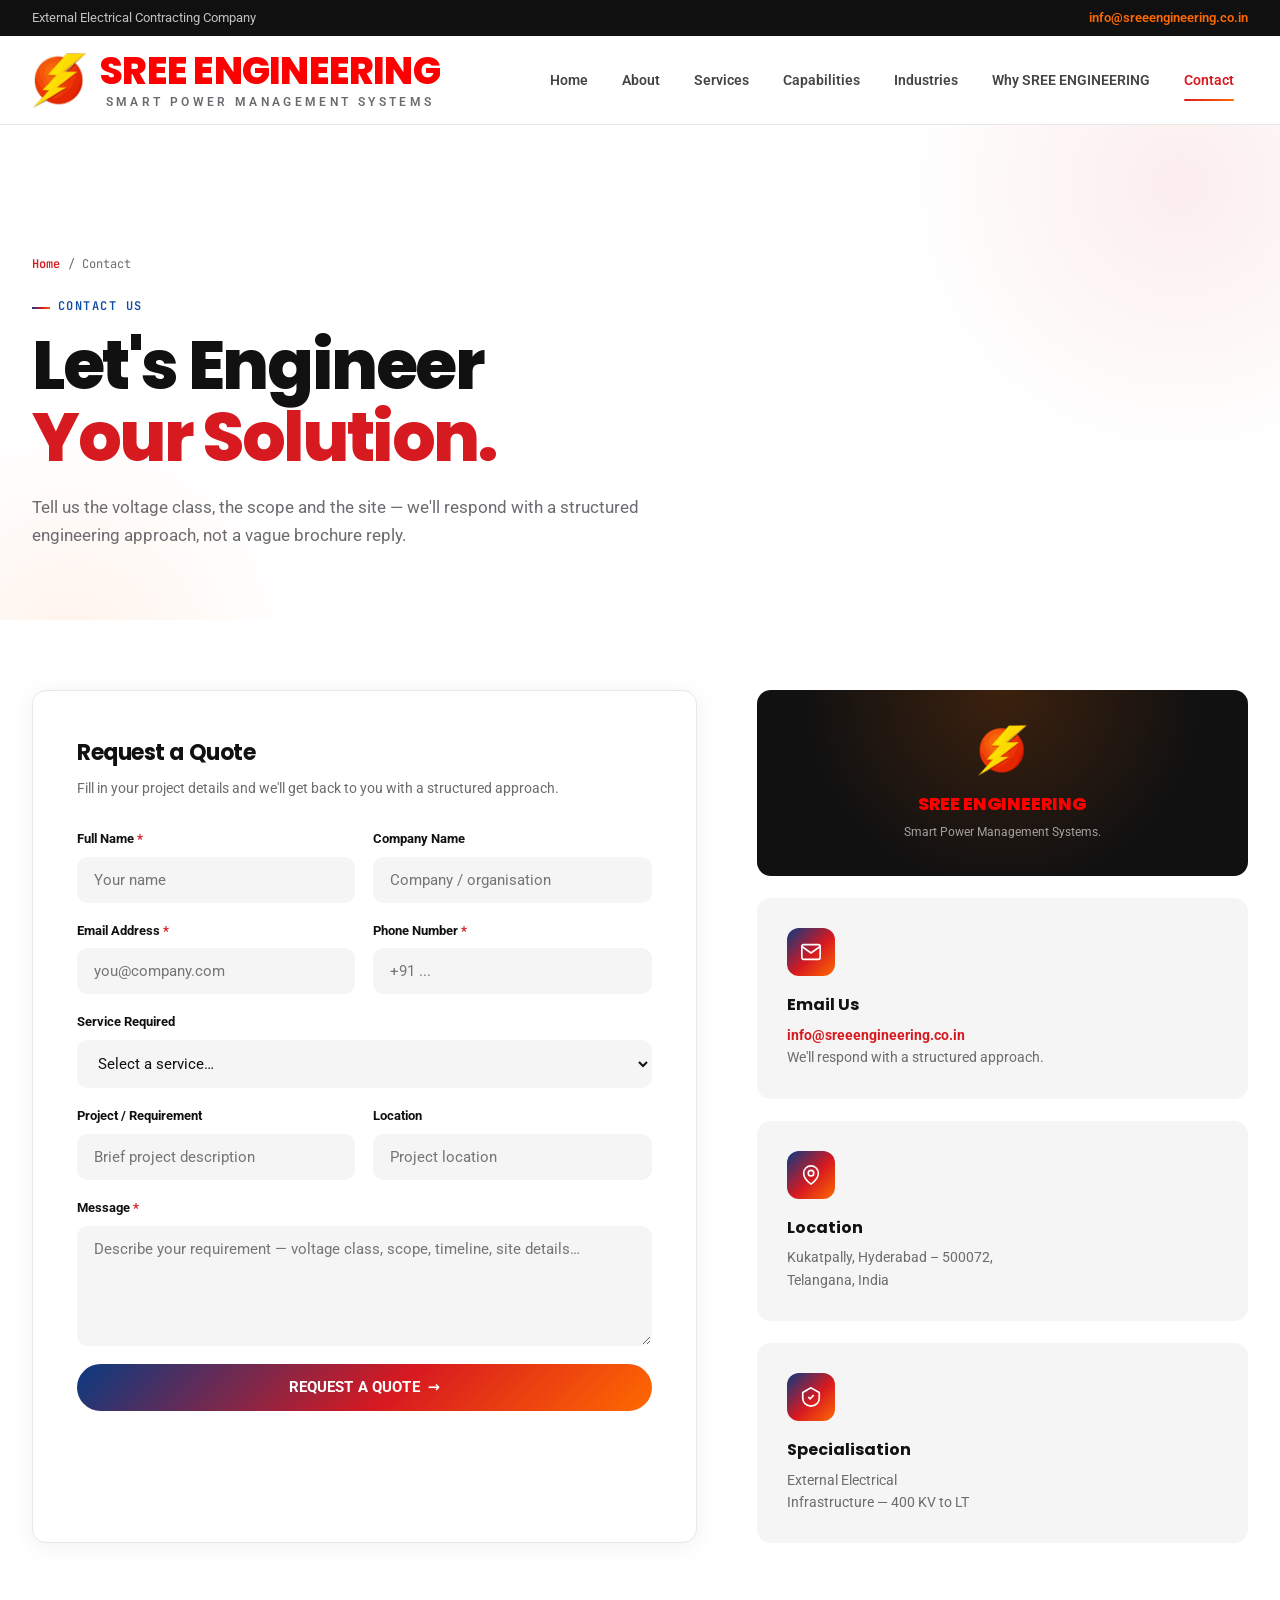
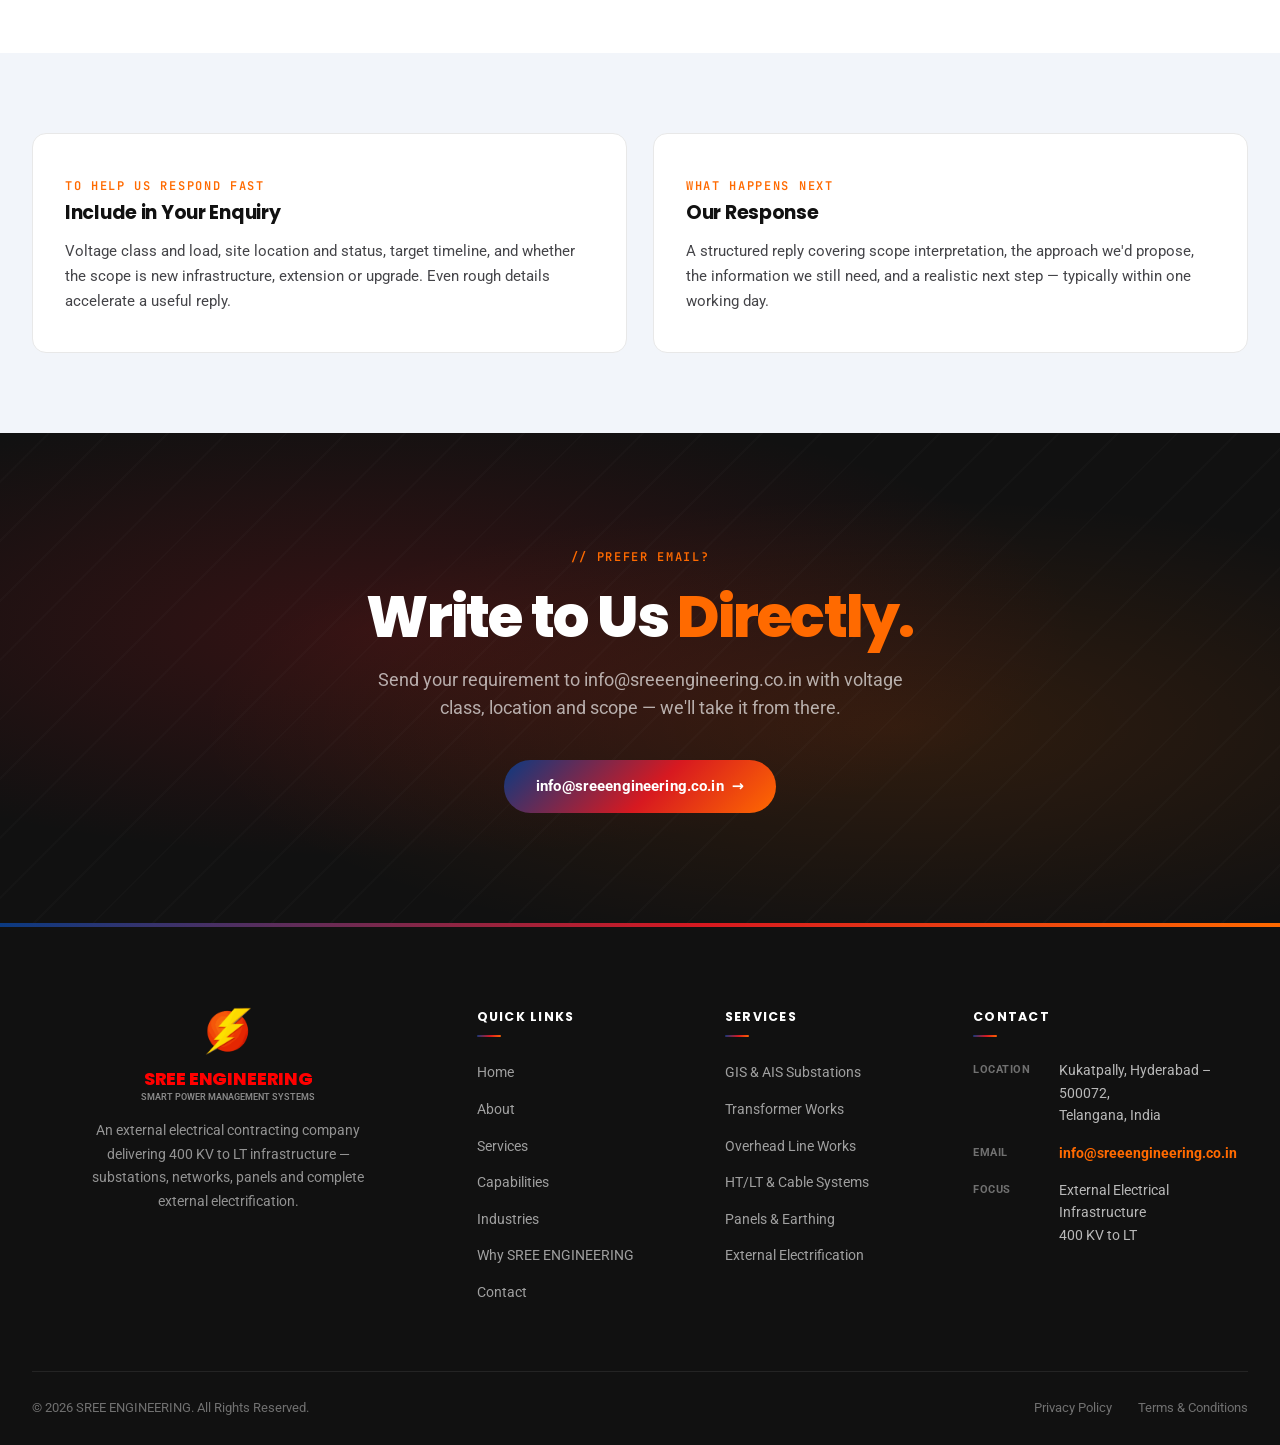
<file: contact.html>
<!DOCTYPE html>
<html lang="en-IN">
<head>
<meta charset="UTF-8">
<meta name="viewport" content="width=device-width, initial-scale=1.0">
<title>Contact | SREE ENGINEERING — Request a Quote, Pan-India Projects</title>
<meta name="description" content="Contact SREE ENGINEERING for your electrical infrastructure project. Kukatpally, Hyderabad – 500072, Telangana. Email info@sreeengineering.co.in. Serving clients across India.">
<meta name="robots" content="index, follow">
<link rel="canonical" href="https://sreeengineering.co.in/contact.html">
<meta property="og:type" content="website">
<meta property="og:site_name" content="SREE ENGINEERING">
<meta property="og:title" content="Contact | SREE ENGINEERING">
<meta property="og:description" content="Contact SREE ENGINEERING for your electrical infrastructure project. Kukatpally, Hyderabad – 500072, Telangana. Email info@sreeengineering.co.in. Serving clients across India.">
<meta property="og:url" content="https://sreeengineering.co.in/contact.html">
<meta property="og:image" content="https://sreeengineering.co.in/assets/og-image.png">
<meta property="og:image:width" content="1200">
<meta property="og:image:height" content="630">
<meta property="og:locale" content="en_IN">
<meta name="twitter:card" content="summary_large_image">
<meta name="twitter:title" content="Contact | SREE ENGINEERING">
<meta name="twitter:description" content="Contact SREE ENGINEERING for your electrical infrastructure project. Kukatpally, Hyderabad – 500072, Telangana. Email info@sreeengineering.co.in. Serving clients across India.">
<meta name="twitter:image" content="https://sreeengineering.co.in/assets/og-image.png">
<link rel="icon" type="image/png" href="assets/logo.png">
<link rel="preconnect" href="https://fonts.googleapis.com">
<link rel="preconnect" href="https://fonts.gstatic.com" crossorigin>
<link href="https://fonts.googleapis.com/css2?family=Poppins:wght@300;400;500;600;700;800&family=Roboto:wght@300;400;500;700&family=JetBrains+Mono:wght@400;500;600&display=swap" rel="stylesheet">
<link rel="stylesheet" href="assets/style.css?v=5">
<script type="application/ld+json">
{
 "@context": "https://schema.org",
 "@type": "BreadcrumbList",
 "itemListElement": [
  {
   "@type": "ListItem",
   "position": 1,
   "name": "Home",
   "item": "https://sreeengineering.co.in/"
  },
  {
   "@type": "ListItem",
   "position": 2,
   "name": "Contact",
   "item": "https://sreeengineering.co.in/contact.html"
  }
 ]
}
</script>
</head>
<body>

<div class="topbar">
  <div class="wrap">
    <span class="hide-m">External Electrical Contracting Company</span>
    <span class="em">info@sreeengineering.co.in</span>
  </div>
</div>

<header class="nav" id="nav">
  <div class="wrap nav-inner">
    <a href="index.html" class="brand" aria-label="SREE ENGINEERING home">
      <img src="assets/logo.png" alt="SREE ENGINEERING logo" class="brand-mark">
      <span class="brand-text"><span class="brand-name">SREE ENGINEERING</span><span class="brand-tag">Smart Power Management Systems</span></span>
    </a>
    <div class="nav-right">
      <nav class="nav-links" aria-label="Primary">
        <a href="index.html">Home</a>
        <a href="about.html">About</a>
        <a href="services.html">Services</a>
        <a href="capabilities.html">Capabilities</a>
        <a href="industries.html">Industries</a>
        <a href="why-sree.html">Why SREE ENGINEERING</a>
        <a href="contact.html" class="active">Contact</a>
      </nav>
      <button class="burger" id="burger" aria-label="Open menu"><span></span><span></span><span></span></button>
    </div>
  </div>
</header>
<div class="mobile-menu" id="mobileMenu">
  <a href="index.html">Home</a><a href="about.html">About</a><a href="services.html">Services</a><a href="capabilities.html">Capabilities</a><a href="industries.html">Industries</a><a href="why-sree.html">Why SREE ENGINEERING</a><a href="contact.html" class="active">Contact</a>
</div>

<section class="page-hero">
  <div class="wrap">
    <div class="crumb"><a href="index.html">Home</a> / Contact</div>
    <span class="eyebrow reveal">Contact Us</span>
    <h1 class="reveal" data-d="1">Let's Engineer<br><span class="r">Your Solution.</span></h1>
    <p class="reveal" data-d="2">Tell us the voltage class, the scope and the site &mdash; we'll respond with a structured engineering approach, not a vague brochure reply.</p>
  </div>
</section>

<section class="section" style="padding-top:70px;">
  <div class="wrap contact-grid">
    <div class="form-card reveal">
      <h3>Request a Quote</h3>
      <p class="fs">Fill in your project details and we'll get back to you with a structured approach.</p>
      <form id="quoteForm" name="enquiry" method="POST" data-netlify="true" data-netlify-honeypot="bot-field">
          <p hidden><label>Leave this field empty <input name="bot-field"></label></p>
        <div class="form-row">
          <div class="fg"><label>Full Name <span class="req">*</span></label><input type="text" name="name" required placeholder="Your name"></div>
          <div class="fg"><label>Company Name</label><input type="text" name="company" placeholder="Company / organisation"></div>
        </div>
        <div class="form-row">
          <div class="fg"><label>Email Address <span class="req">*</span></label><input type="email" name="email" required placeholder="you@company.com"></div>
          <div class="fg"><label>Phone Number <span class="req">*</span></label><input type="tel" name="phone" required placeholder="+91 ..."></div>
        </div>
        <div class="fg">
          <label>Service Required</label>
          <select name="service">
            <option value="">Select a service…</option>
            <option>GIS Substation Works</option>
            <option>AIS Substation Works</option>
            <option>Transformer Works</option>
            <option>Overhead Line Works</option>
            <option>HT & LT Installations</option>
            <option>Underground Cabling</option>
            <option>Electrical Panels & Switchgear</option>
            <option>Earthing & Lightning Protection</option>
            <option>External Electrification Package</option>
            <option>Solar / Renewable Electrical Works</option>
            <option>General Enquiry</option>
          </select>
        </div>
        <div class="form-row">
          <div class="fg"><label>Project / Requirement</label><input type="text" name="requirement" placeholder="Brief project description"></div>
          <div class="fg"><label>Location</label><input type="text" name="location" placeholder="Project location"></div>
        </div>
        <div class="fg"><label>Message <span class="req">*</span></label><textarea name="message" required placeholder="Describe your requirement — voltage class, scope, timeline, site details…"></textarea></div>
        <button type="submit" class="btn btn-primary" id="submitBtn" style="width:100%;justify-content:center;">REQUEST A QUOTE <span class="arr">&rarr;</span></button>
      </form>
    </div>
    <div class="contact-side">
      <div class="cs-brand reveal">
        <img src="assets/logo.png" alt="SREE ENGINEERING logo">
        <h4>SREE ENGINEERING</h4>
        <p>Smart Power Management Systems.</p>
      </div>
      <div class="cs-card reveal" data-d="1">
        <span class="ic"><svg width="22" height="22" viewBox="0 0 24 24" fill="none" stroke="currentColor" stroke-width="1.8"><path d="M4 4h16c1.1 0 2 .9 2 2v12c0 1.1-.9 2-2 2H4c-1.1 0-2-.9-2-2V6c0-1.1.9-2 2-2z"/><path d="m22 6-10 7L2 6"/></svg></span>
        <h4>Email Us</h4>
        <p><a href="mailto:info@sreeengineering.co.in">info@sreeengineering.co.in</a><br>We'll respond with a structured approach.</p>
      </div>
      <div class="cs-card reveal" data-d="2">
        <span class="ic"><svg width="22" height="22" viewBox="0 0 24 24" fill="none" stroke="currentColor" stroke-width="1.8"><path d="M20 10c0 6-8 12-8 12s-8-6-8-12a8 8 0 0 1 16 0z"/><circle cx="12" cy="10" r="3"/></svg></span>
        <h4>Location</h4>
        <p>Kukatpally, Hyderabad &ndash; 500072,<br>Telangana, India</p>
      </div>
      <div class="cs-card reveal" data-d="3">
        <span class="ic"><svg width="22" height="22" viewBox="0 0 24 24" fill="none" stroke="currentColor" stroke-width="1.8"><path d="M12 2 3 7v6c0 5 3.5 8 9 9 5.5-1 9-4 9-9V7z"/><path d="m9 12 2 2 4-4"/></svg></span>
        <h4>Specialisation</h4>
        <p>External Electrical<br>Infrastructure — 400 KV to LT</p>
      </div>
    </div>
  </div>
</section>

<section class="section grey" style="padding:80px 0;">
  <div class="wrap">
    <div class="why-grid cols-2">
      <div class="why-card reveal"><span class="num">TO HELP US RESPOND FAST</span><h3>Include in Your Enquiry</h3><p>Voltage class and load, site location and status, target timeline, and whether the scope is new infrastructure, extension or upgrade. Even rough details accelerate a useful reply.</p></div>
      <div class="why-card reveal" data-d="1"><span class="num">WHAT HAPPENS NEXT</span><h3>Our Response</h3><p>A structured reply covering scope interpretation, the approach we'd propose, the information we still need, and a realistic next step &mdash; typically within one working day.</p></div>
    </div>
  </div>
</section>

<section class="cta-band">
  <div class="wrap cta-inner">
    <span class="eyebrow-c reveal">// PREFER EMAIL?</span>
    <h2 class="reveal" data-d="1">Write to Us <span class="o">Directly.</span></h2>
    <p class="reveal" data-d="2">Send your requirement to info@sreeengineering.co.in with voltage class, location and scope &mdash; we'll take it from there.</p>
    <div class="cta-actions reveal" data-d="3">
      <a href="mailto:info@sreeengineering.co.in" class="btn btn-primary">info@sreeengineering.co.in <span class="arr">&rarr;</span></a>
    </div>
  </div>
</section>

<footer>
  <div class="wrap">
    <div class="foot-grid">
      <div class="foot-brand">
        <img src="assets/logo.png" alt="SREE ENGINEERING logo" class="brand-mark">
        <span class="bn-wrap"><span class="bn">SREE ENGINEERING</span><span class="bt">Smart Power Management Systems</span></span>
        <p>An external electrical contracting company delivering 400 KV to LT infrastructure — substations, networks, panels and complete external electrification.</p>
      </div>
      <div class="foot-col">
        <h5>Quick Links</h5>
        <ul>
          <li><a href="index.html">Home</a></li>
          <li><a href="about.html">About</a></li>
          <li><a href="services.html">Services</a></li>
          <li><a href="capabilities.html">Capabilities</a></li>
          <li><a href="industries.html">Industries</a></li>
          <li><a href="why-sree.html">Why SREE ENGINEERING</a></li>
          <li><a href="contact.html">Contact</a></li>
        </ul>
      </div>
      <div class="foot-col">
        <h5>Services</h5>
        <ul>
          <li><a href="services.html">GIS & AIS Substations</a></li>
          <li><a href="services.html">Transformer Works</a></li>
          <li><a href="services.html">Overhead Line Works</a></li>
          <li><a href="services.html">HT/LT & Cable Systems</a></li>
          <li><a href="services.html">Panels & Earthing</a></li>
          <li><a href="services.html">External Electrification</a></li>
        </ul>
      </div>
      <div class="foot-col foot-contact">
        <h5>Contact</h5>
        <div class="row"><div class="k">Location</div><div class="v">Kukatpally, Hyderabad &ndash; 500072,<br>Telangana, India</div></div>
        <div class="row"><div class="k">Email</div><div class="v"><a href="mailto:info@sreeengineering.co.in">info@sreeengineering.co.in</a></div></div>
        <div class="row"><div class="k">Focus</div><div class="v">External Electrical Infrastructure<br>400 KV to LT</div></div>
      </div>
    </div>
    <div class="foot-bottom">
      <p>&copy; <span id="year"></span> SREE ENGINEERING. All Rights Reserved.</p>
      <div class="lnks"><a href="#">Privacy Policy</a><a href="#">Terms & Conditions</a></div>
    </div>
  </div>
</footer>

<script src="assets/main.js?v=2"></script>
</body>
</html>
</file>
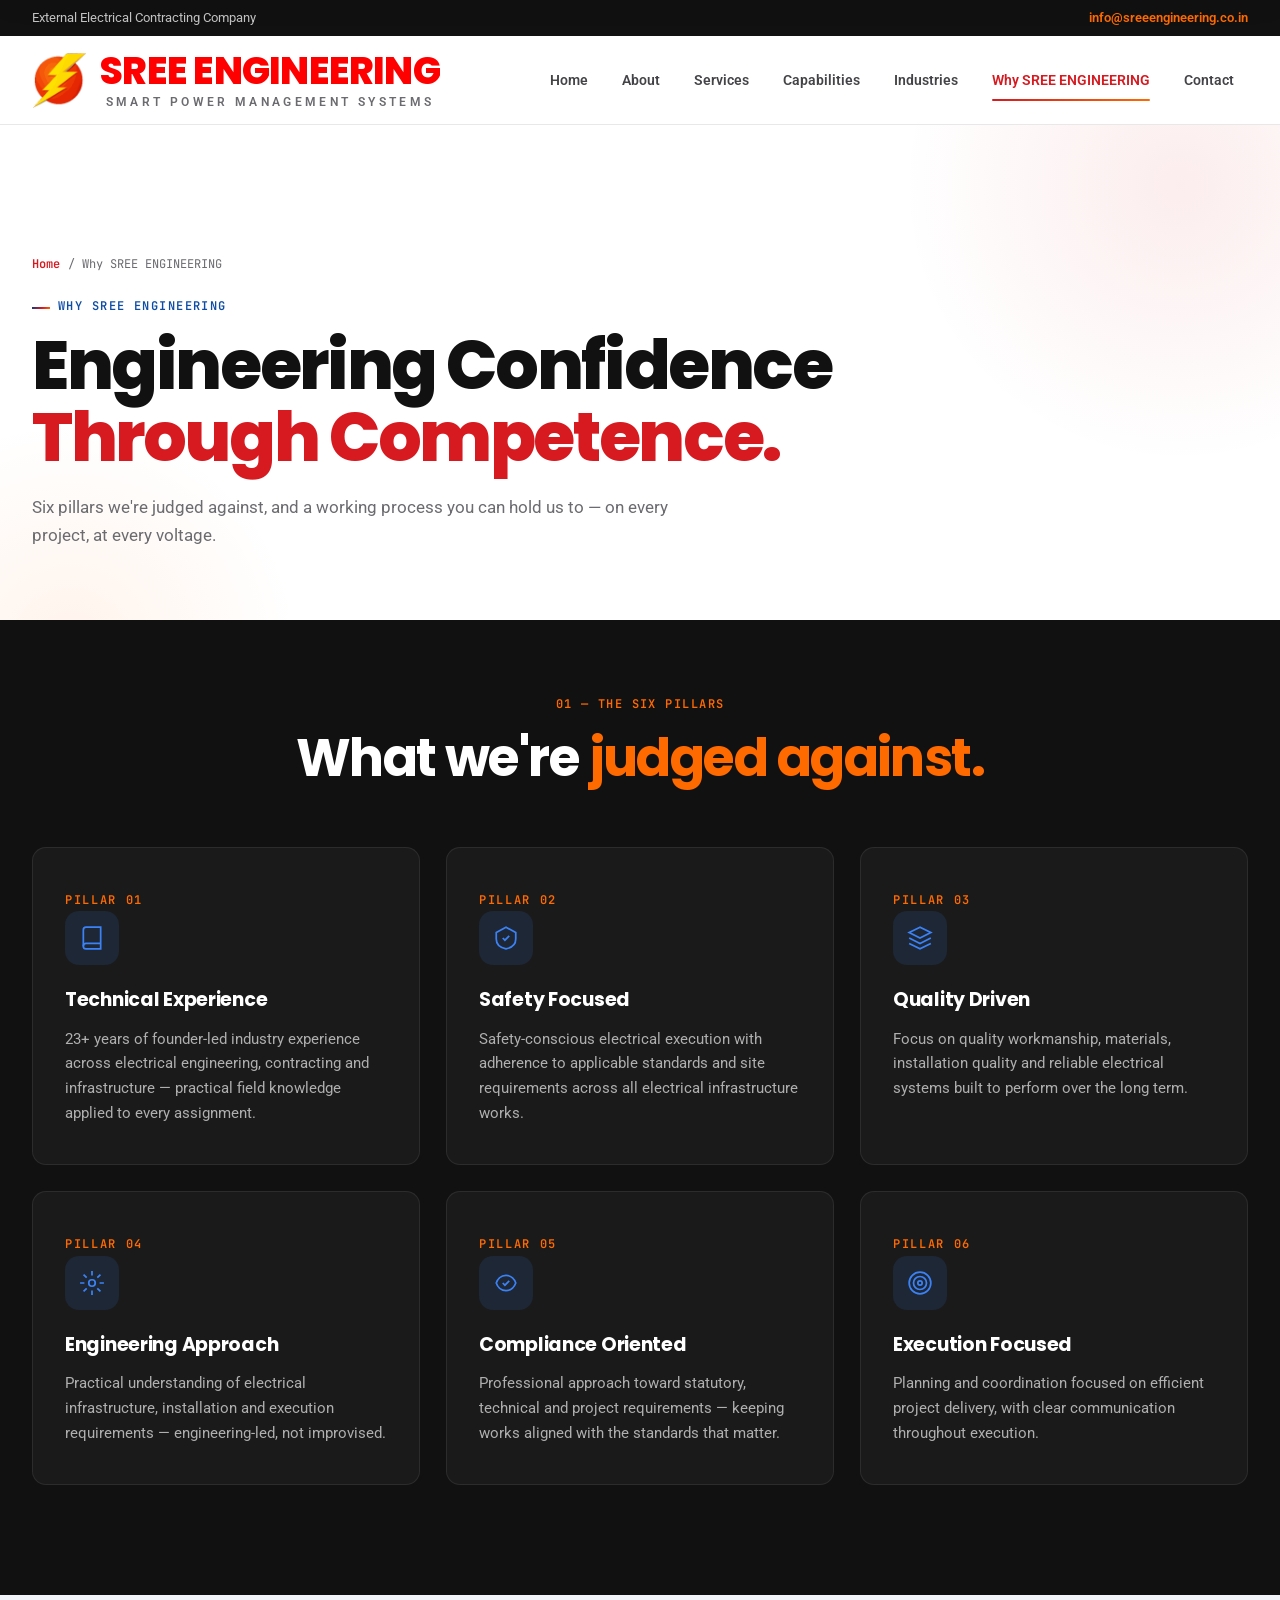
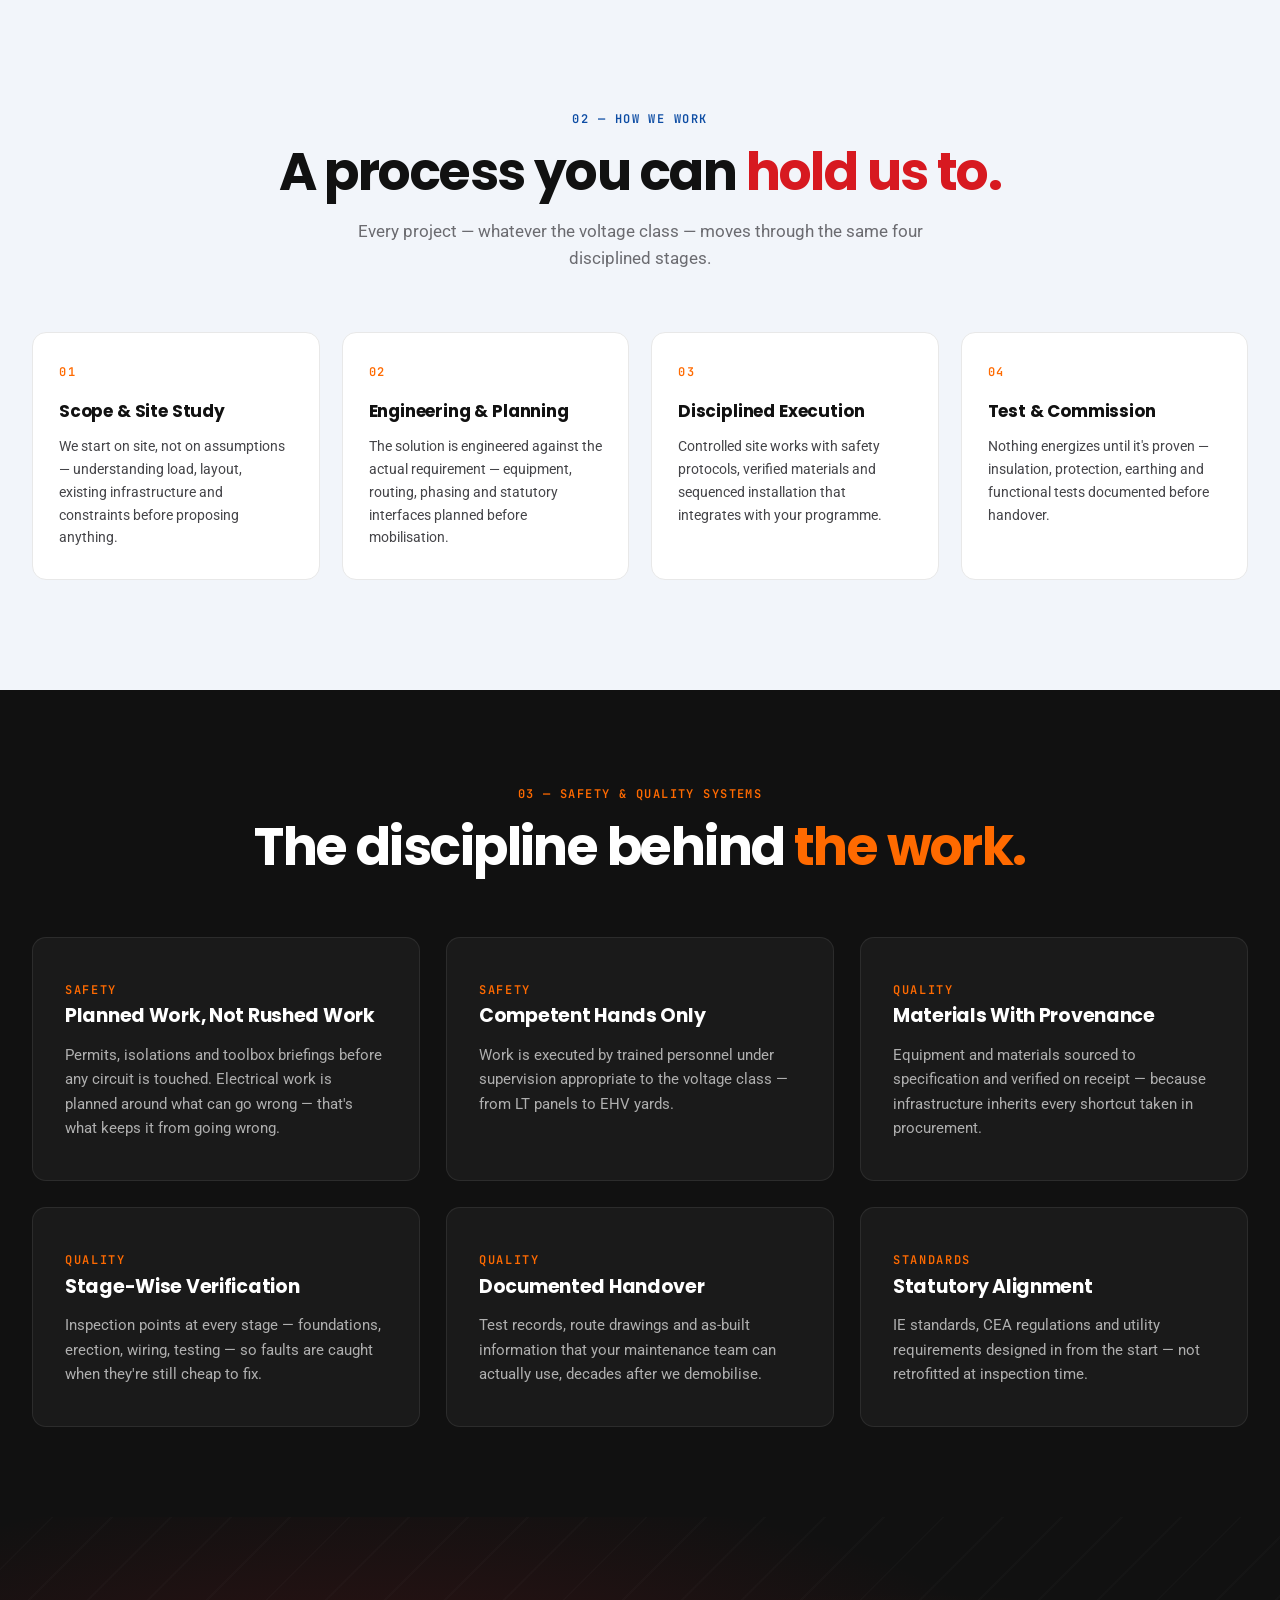
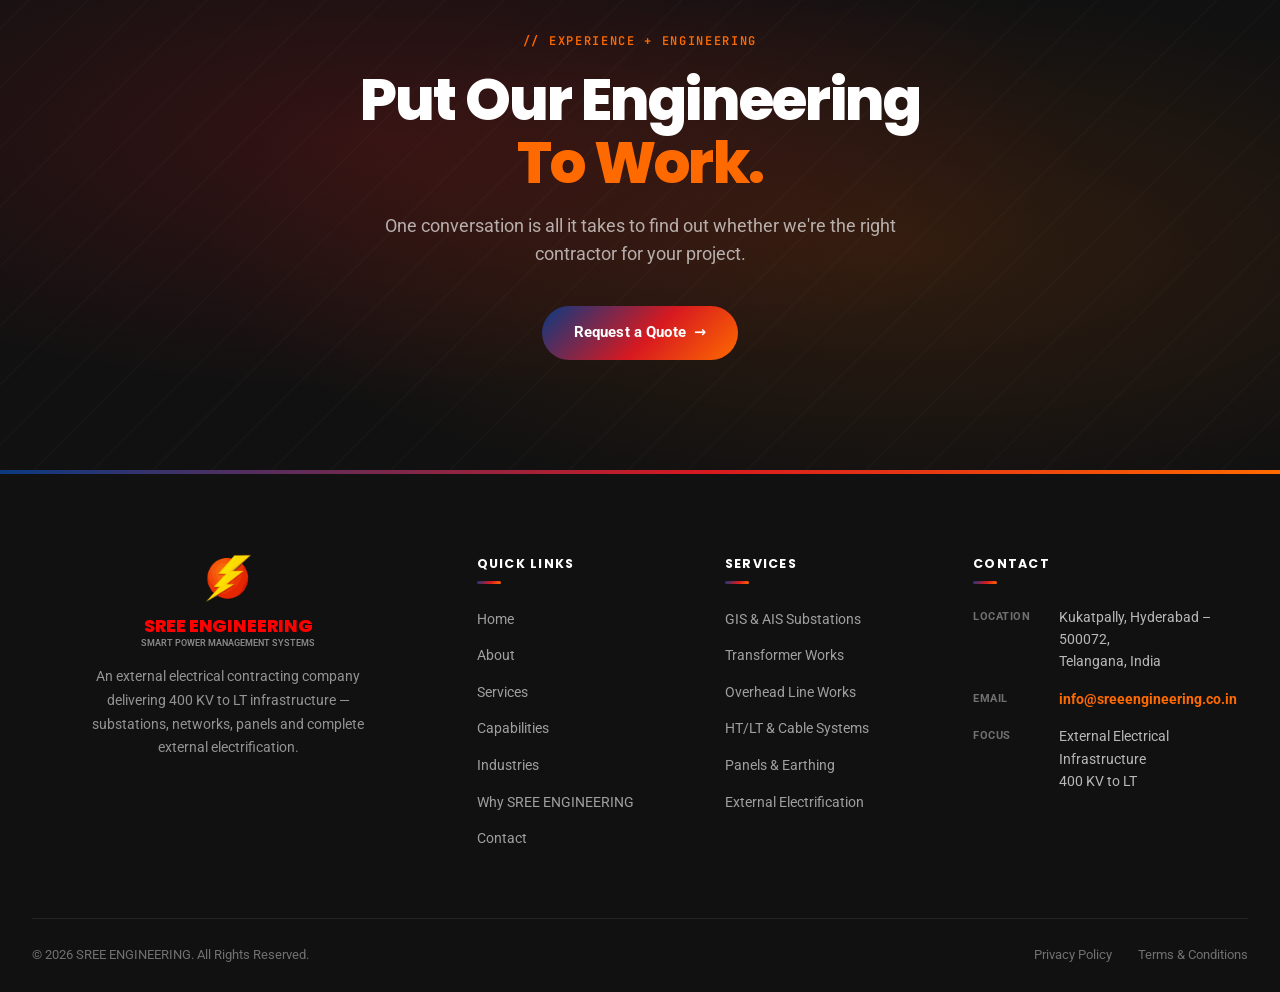
<file: why-sree.html>
<!DOCTYPE html>
<html lang="en-IN">
<head>
<meta charset="UTF-8">
<meta name="viewport" content="width=device-width, initial-scale=1.0">
<title>Why SREE | SREE ENGINEERING — The Case for One Accountable Contractor</title>
<meta name="description" content="Why choose SREE ENGINEERING: an external electrical contracting company with 23+ years founder-led experience, a disciplined engineering process, safety-first execution and one accountable contract from 400 KV to LT.">
<meta name="robots" content="index, follow">
<link rel="canonical" href="https://sreeengineering.co.in/why-sree.html">
<meta property="og:type" content="website">
<meta property="og:site_name" content="SREE ENGINEERING">
<meta property="og:title" content="Why SREE">
<meta property="og:description" content="Why choose SREE ENGINEERING: an external electrical contracting company with 23+ years founder-led experience, a disciplined engineering process, safety-first execution and one accountable contract from 400 KV to LT.">
<meta property="og:url" content="https://sreeengineering.co.in/why-sree.html">
<meta property="og:image" content="https://sreeengineering.co.in/assets/og-image.png">
<meta property="og:image:width" content="1200">
<meta property="og:image:height" content="630">
<meta property="og:locale" content="en_IN">
<meta name="twitter:card" content="summary_large_image">
<meta name="twitter:title" content="Why SREE">
<meta name="twitter:description" content="Why choose SREE ENGINEERING: an external electrical contracting company with 23+ years founder-led experience, a disciplined engineering process, safety-first execution and one accountable contract from 400 KV to LT.">
<meta name="twitter:image" content="https://sreeengineering.co.in/assets/og-image.png">
<link rel="icon" type="image/png" href="assets/logo.png">
<link rel="preconnect" href="https://fonts.googleapis.com">
<link rel="preconnect" href="https://fonts.gstatic.com" crossorigin>
<link href="https://fonts.googleapis.com/css2?family=Poppins:wght@300;400;500;600;700;800&family=Roboto:wght@300;400;500;700&family=JetBrains+Mono:wght@400;500;600&display=swap" rel="stylesheet">
<link rel="stylesheet" href="assets/style.css?v=5">
<script type="application/ld+json">
{
 "@context": "https://schema.org",
 "@type": "BreadcrumbList",
 "itemListElement": [
  {
   "@type": "ListItem",
   "position": 1,
   "name": "Home",
   "item": "https://sreeengineering.co.in/"
  },
  {
   "@type": "ListItem",
   "position": 2,
   "name": "Why SREE",
   "item": "https://sreeengineering.co.in/why-sree.html"
  }
 ]
}
</script>
</head>
<body>

<div class="topbar">
  <div class="wrap">
    <span class="hide-m">External Electrical Contracting Company</span>
    <span class="em">info@sreeengineering.co.in</span>
  </div>
</div>

<header class="nav" id="nav">
  <div class="wrap nav-inner">
    <a href="index.html" class="brand" aria-label="SREE ENGINEERING home">
      <img src="assets/logo.png" alt="SREE ENGINEERING logo" class="brand-mark">
      <span class="brand-text"><span class="brand-name">SREE ENGINEERING</span><span class="brand-tag">Smart Power Management Systems</span></span>
    </a>
    <div class="nav-right">
      <nav class="nav-links" aria-label="Primary">
        <a href="index.html">Home</a>
        <a href="about.html">About</a>
        <a href="services.html">Services</a>
        <a href="capabilities.html">Capabilities</a>
        <a href="industries.html">Industries</a>
        <a href="why-sree.html" class="active">Why SREE ENGINEERING</a>
        <a href="contact.html">Contact</a>
      </nav>
      <button class="burger" id="burger" aria-label="Open menu"><span></span><span></span><span></span></button>
    </div>
  </div>
</header>
<div class="mobile-menu" id="mobileMenu">
  <a href="index.html">Home</a><a href="about.html">About</a><a href="services.html">Services</a><a href="capabilities.html">Capabilities</a><a href="industries.html">Industries</a><a href="why-sree.html" class="active">Why SREE ENGINEERING</a><a href="contact.html">Contact</a>
</div>

<section class="page-hero">
  <div class="wrap">
    <div class="crumb"><a href="index.html">Home</a> / Why SREE ENGINEERING</div>
    <span class="eyebrow reveal">Why SREE ENGINEERING</span>
    <h1 class="reveal" data-d="1">Engineering Confidence<br><span class="r">Through Competence.</span></h1>
    <p class="reveal" data-d="2">Six pillars we're judged against, and a working process you can hold us to &mdash; on every project, at every voltage.</p>
  </div>
</section>

<section class="section why-section" style="padding-top:70px;">
  <div class="wrap">
    <div class="section-head center reveal">
      <span class="eyebrow center">01 &mdash; The Six Pillars</span>
      <h2 style="color:#fff;">What we're <span style="color:var(--orange);">judged against.</span></h2>
    </div>
    <div class="why-grid">
      <div class="why-card reveal">
        <span class="num">PILLAR 01</span>
        <span class="ic"><svg width="26" height="26" viewBox="0 0 24 24" fill="none" stroke="currentColor" stroke-width="1.6"><path d="M4 19.5A2.5 2.5 0 0 1 6.5 17H20"/><path d="M6.5 2H20v20H6.5A2.5 2.5 0 0 1 4 19.5v-15A2.5 2.5 0 0 1 6.5 2z"/></svg></span>
        <h3>Technical Experience</h3>
        <p>23+ years of founder-led industry experience across electrical engineering, contracting and infrastructure &mdash; practical field knowledge applied to every assignment.</p>
      </div>
      <div class="why-card reveal" data-d="1">
        <span class="num">PILLAR 02</span>
        <span class="ic"><svg width="26" height="26" viewBox="0 0 24 24" fill="none" stroke="currentColor" stroke-width="1.6"><path d="M12 2 3 7v6c0 5 3.5 8 9 9 5.5-1 9-4 9-9V7z"/><path d="m9 12 2 2 4-4"/></svg></span>
        <h3>Safety Focused</h3>
        <p>Safety-conscious electrical execution with adherence to applicable standards and site requirements across all electrical infrastructure works.</p>
      </div>
      <div class="why-card reveal" data-d="2">
        <span class="num">PILLAR 03</span>
        <span class="ic"><svg width="26" height="26" viewBox="0 0 24 24" fill="none" stroke="currentColor" stroke-width="1.6"><path d="M12 2 2 7l10 5 10-5z"/><path d="m2 17 10 5 10-5"/><path d="m2 12 10 5 10-5"/></svg></span>
        <h3>Quality Driven</h3>
        <p>Focus on quality workmanship, materials, installation quality and reliable electrical systems built to perform over the long term.</p>
      </div>
      <div class="why-card reveal">
        <span class="num">PILLAR 04</span>
        <span class="ic"><svg width="26" height="26" viewBox="0 0 24 24" fill="none" stroke="currentColor" stroke-width="1.6"><circle cx="12" cy="12" r="3"/><path d="M12 1v4M12 19v4M4.2 4.2l2.9 2.9M16.9 16.9l2.9 2.9M1 12h4M19 12h4M4.2 19.8l2.9-2.9M16.9 7.1l2.9-2.9"/></svg></span>
        <h3>Engineering Approach</h3>
        <p>Practical understanding of electrical infrastructure, installation and execution requirements &mdash; engineering-led, not improvised.</p>
      </div>
      <div class="why-card reveal" data-d="1">
        <span class="num">PILLAR 05</span>
        <span class="ic"><svg width="26" height="26" viewBox="0 0 24 24" fill="none" stroke="currentColor" stroke-width="1.6"><path d="M9 12l2 2 4-4"/><path d="M21 12c-1 3-4 7-9 7s-8-4-9-7c1-3 4-7 9-7s8 4 9 7z"/></svg></span>
        <h3>Compliance Oriented</h3>
        <p>Professional approach toward statutory, technical and project requirements &mdash; keeping works aligned with the standards that matter.</p>
      </div>
      <div class="why-card reveal" data-d="2">
        <span class="num">PILLAR 06</span>
        <span class="ic"><svg width="26" height="26" viewBox="0 0 24 24" fill="none" stroke="currentColor" stroke-width="1.6"><circle cx="12" cy="12" r="10"/><circle cx="12" cy="12" r="6"/><circle cx="12" cy="12" r="2"/></svg></span>
        <h3>Execution Focused</h3>
        <p>Planning and coordination focused on efficient project delivery, with clear communication throughout execution.</p>
      </div>
    </div>
  </div>
</section>

<section class="section grey">
  <div class="wrap">
    <div class="section-head center reveal">
      <span class="eyebrow center">02 &mdash; How We Work</span>
      <h2>A process you can <span class="r">hold us to.</span></h2>
      <p>Every project &mdash; whatever the voltage class &mdash; moves through the same four disciplined stages.</p>
    </div>
    <div class="process-grid">
      <div class="step reveal">
        <h4>Scope & Site Study</h4>
        <p>We start on site, not on assumptions &mdash; understanding load, layout, existing infrastructure and constraints before proposing anything.</p>
      </div>
      <div class="step reveal" data-d="1">
        <h4>Engineering & Planning</h4>
        <p>The solution is engineered against the actual requirement &mdash; equipment, routing, phasing and statutory interfaces planned before mobilisation.</p>
      </div>
      <div class="step reveal" data-d="2">
        <h4>Disciplined Execution</h4>
        <p>Controlled site works with safety protocols, verified materials and sequenced installation that integrates with your programme.</p>
      </div>
      <div class="step reveal" data-d="3">
        <h4>Test & Commission</h4>
        <p>Nothing energizes until it's proven &mdash; insulation, protection, earthing and functional tests documented before handover.</p>
      </div>
    </div>
  </div>
</section>

<section class="section why-section" style="padding:90px 0;">
  <div class="wrap">
    <div class="section-head center reveal">
      <span class="eyebrow center">03 &mdash; Safety & Quality Systems</span>
      <h2 style="color:#fff;">The discipline behind <span style="color:var(--orange);">the work.</span></h2>
    </div>
    <div class="why-grid">
      <div class="why-card reveal"><span class="num">SAFETY</span><h3>Planned Work, Not Rushed Work</h3><p>Permits, isolations and toolbox briefings before any circuit is touched. Electrical work is planned around what can go wrong &mdash; that's what keeps it from going wrong.</p></div>
      <div class="why-card reveal" data-d="1"><span class="num">SAFETY</span><h3>Competent Hands Only</h3><p>Work is executed by trained personnel under supervision appropriate to the voltage class &mdash; from LT panels to EHV yards.</p></div>
      <div class="why-card reveal" data-d="2"><span class="num">QUALITY</span><h3>Materials With Provenance</h3><p>Equipment and materials sourced to specification and verified on receipt &mdash; because infrastructure inherits every shortcut taken in procurement.</p></div>
      <div class="why-card reveal"><span class="num">QUALITY</span><h3>Stage-Wise Verification</h3><p>Inspection points at every stage &mdash; foundations, erection, wiring, testing &mdash; so faults are caught when they're still cheap to fix.</p></div>
      <div class="why-card reveal" data-d="1"><span class="num">QUALITY</span><h3>Documented Handover</h3><p>Test records, route drawings and as-built information that your maintenance team can actually use, decades after we demobilise.</p></div>
      <div class="why-card reveal" data-d="2"><span class="num">STANDARDS</span><h3>Statutory Alignment</h3><p>IE standards, CEA regulations and utility requirements designed in from the start &mdash; not retrofitted at inspection time.</p></div>
    </div>
  </div>
</section>

<section class="cta-band">
  <div class="wrap cta-inner">
    <span class="eyebrow-c reveal">// EXPERIENCE + ENGINEERING</span>
    <h2 class="reveal" data-d="1">Put Our Engineering<br><span class="o">To Work.</span></h2>
    <p class="reveal" data-d="2">One conversation is all it takes to find out whether we're the right contractor for your project.</p>
    <div class="cta-actions reveal" data-d="3">
      <a href="contact.html" class="btn btn-primary">Request a Quote <span class="arr">&rarr;</span></a>
    </div>
  </div>
</section>

<footer>
  <div class="wrap">
    <div class="foot-grid">
      <div class="foot-brand">
        <img src="assets/logo.png" alt="SREE ENGINEERING logo" class="brand-mark">
        <span class="bn-wrap"><span class="bn">SREE ENGINEERING</span><span class="bt">Smart Power Management Systems</span></span>
        <p>An external electrical contracting company delivering 400 KV to LT infrastructure — substations, networks, panels and complete external electrification.</p>
      </div>
      <div class="foot-col">
        <h5>Quick Links</h5>
        <ul>
          <li><a href="index.html">Home</a></li>
          <li><a href="about.html">About</a></li>
          <li><a href="services.html">Services</a></li>
          <li><a href="capabilities.html">Capabilities</a></li>
          <li><a href="industries.html">Industries</a></li>
          <li><a href="why-sree.html">Why SREE ENGINEERING</a></li>
          <li><a href="contact.html">Contact</a></li>
        </ul>
      </div>
      <div class="foot-col">
        <h5>Services</h5>
        <ul>
          <li><a href="services.html">GIS & AIS Substations</a></li>
          <li><a href="services.html">Transformer Works</a></li>
          <li><a href="services.html">Overhead Line Works</a></li>
          <li><a href="services.html">HT/LT & Cable Systems</a></li>
          <li><a href="services.html">Panels & Earthing</a></li>
          <li><a href="services.html">External Electrification</a></li>
        </ul>
      </div>
      <div class="foot-col foot-contact">
        <h5>Contact</h5>
        <div class="row"><div class="k">Location</div><div class="v">Kukatpally, Hyderabad &ndash; 500072,<br>Telangana, India</div></div>
        <div class="row"><div class="k">Email</div><div class="v"><a href="mailto:info@sreeengineering.co.in">info@sreeengineering.co.in</a></div></div>
        <div class="row"><div class="k">Focus</div><div class="v">External Electrical Infrastructure<br>400 KV to LT</div></div>
      </div>
    </div>
    <div class="foot-bottom">
      <p>&copy; <span id="year"></span> SREE ENGINEERING. All Rights Reserved.</p>
      <div class="lnks"><a href="#">Privacy Policy</a><a href="#">Terms & Conditions</a></div>
    </div>
  </div>
</footer>

<script src="assets/main.js?v=2"></script>
</body>
</html>
</file>
<file: assets/style.css>
:root{
  --white:#FFFFFF;--grey:#F5F5F5;--grey2:#EFEFEF;--grey3:#E8E8E8;
  --charcoal:#111111;--text:#1a1a1a;--text2:#444448;--dim:#6b6b70;--faint:#9a9aa0;
  --red:#D71920;--red-dark:#B0151B;--red-bright:#E5252D;--red-soft:rgba(215,25,32,.08);--red-glow:rgba(215,25,32,.25);
  --blue:#0E4DA4;--blue-dark:#0A3A82;--blue-bright:#3B82F6;--blue-soft:rgba(14,77,164,.08);--blue-glow:rgba(14,77,164,.3);
  --orange:#FF6A00;--orange-dark:#E55F00;--orange-soft:rgba(255,106,0,.08);--orange-glow:rgba(255,106,0,.3);
  --grad:linear-gradient(135deg,#0A3A82 0%,#D71920 55%,#FF6A00 100%);
  --grad-red:linear-gradient(135deg,#FF3030,#D71920);
  --font-d:'Poppins',system-ui,sans-serif;
  --font-b:'Roboto',system-ui,sans-serif;
  --font-m:'JetBrains Mono',monospace;
  --maxw:1280px;
  --r:14px;
  --ease:cubic-bezier(.22,1,.36,1);
  --shadow:0 4px 24px rgba(0,0,0,.06);
  --shadow-lg:0 16px 48px rgba(0,0,0,.10);
}
*,*::before,*::after{margin:0;padding:0;box-sizing:border-box}
html{scroll-behavior:smooth;font-size:16px}
body{font-family:var(--font-b);background:var(--white);color:var(--text);line-height:1.6;-webkit-font-smoothing:antialiased;overflow-x:hidden}
a{color:inherit;text-decoration:none}
img{display:block;max-width:100%;height:auto}
.wrap{max-width:var(--maxw);margin:0 auto;padding:0 32px}
@media(max-width:640px){.wrap{padding:0 20px}}
::selection{background:var(--orange);color:#fff}

/* ============ TOP BAR ============ */
.topbar{background:var(--charcoal);color:#fff;font-size:12.5px;padding:8px 0}
.topbar .wrap{display:flex;justify-content:space-between;align-items:center;gap:16px}
.topbar span{color:rgba(255,255,255,.75)}
.topbar .em{color:var(--orange);font-weight:600}
@media(max-width:700px){.topbar .hide-m{display:none}}

/* ============ NAV ============ */
.nav{position:sticky;top:0;z-index:1000;background:rgba(255,255,255,.92);backdrop-filter:blur(16px);-webkit-backdrop-filter:blur(16px);border-bottom:1px solid var(--grey3);transition:box-shadow .3s}
.nav.scrolled{box-shadow:var(--shadow)}
.nav-inner{display:flex;align-items:center;justify-content:space-between;height:88px}
.brand{display:flex;align-items:center;gap:14px}
.brand-mark{height:56px;width:auto}
.brand-text{display:flex;flex-direction:column;line-height:1.08}
.brand-name{font-family:var(--font-d);font-weight:800;font-size:38px;letter-spacing:-.02em;color:#FF0000;white-space:nowrap}
.brand-tag{font-size:12px;color:var(--dim);letter-spacing:.28em;text-transform:uppercase;font-weight:600;white-space:nowrap;text-align:center;line-height:1.3;margin-top:4px}
.nav-links{display:flex;gap:6px;align-items:center}
.nav-links a{font-size:14px;font-weight:600;color:var(--text2);padding:8px 14px;border-radius:8px;transition:all .25s var(--ease);position:relative}
.nav-links a:hover{color:var(--charcoal);background:var(--grey)}
.nav-links a.active{color:var(--red)}
.nav-links a.active::after{content:'';position:absolute;bottom:-2px;left:14px;right:14px;height:2.5px;background:linear-gradient(135deg,var(--red),var(--orange));border-radius:2px}
.nav-cta{font-size:13.5px;font-weight:700;padding:10px 22px;border-radius:100px;background:var(--grad);color:#fff;transition:all .3s var(--ease);white-space:nowrap}
.nav-cta:hover{box-shadow:0 6px 24px var(--red-glow);transform:translateY(-1px)}
.burger{display:none;flex-direction:column;gap:5px;background:none;border:none;cursor:pointer;padding:8px}
.burger span{width:24px;height:2.5px;background:var(--charcoal);border-radius:2px;transition:all .3s}
.burger.open span:nth-child(1){transform:rotate(45deg) translate(5px,5px)}
.burger.open span:nth-child(2){opacity:0}
.burger.open span:nth-child(3){transform:rotate(-45deg) translate(7px,-7px)}
@media(max-width:1060px){.nav-links,.nav-cta{display:none}.burger{display:flex}}
.mobile-menu{position:fixed;top:88px;left:0;right:0;z-index:999;background:#fff;border-bottom:1px solid var(--grey3);box-shadow:var(--shadow-lg);display:flex;flex-direction:column;padding:12px 32px 20px;gap:2px;transform:translateY(-130%);transition:transform .35s var(--ease)}
.mobile-menu.open{transform:translateY(0)}
.mobile-menu a{padding:13px 8px;font-size:15.5px;font-weight:600;border-bottom:1px solid var(--grey);color:var(--text)}
.mobile-menu a.active{color:var(--red)}
.mobile-menu a:last-of-type{border:none}

/* ============ HERO ============ */
.hero{position:relative;min-height:92vh;display:flex;align-items:center;overflow:hidden;background:var(--charcoal)}
.hero-img{position:absolute;inset:0;z-index:0}
.hero-img img{width:100%;height:100%;object-fit:cover}
.hero-overlay{position:absolute;inset:0;z-index:1;background:linear-gradient(100deg,rgba(12,12,15,.92) 0%,rgba(12,12,15,.78) 34%,rgba(15,15,18,.38) 62%,rgba(15,15,18,.06) 100%)}
.hero-content{position:relative;z-index:2;padding:100px 0 80px}
.hero-kicker{display:inline-flex;align-items:center;gap:10px;padding:8px 18px;border-radius:100px;background:rgba(215,25,32,.20);border:1px solid rgba(255,106,0,.45);font-size:12px;font-weight:700;letter-spacing:.06em;text-transform:uppercase;color:var(--orange);margin-bottom:26px}
.hero-kicker .dot{width:8px;height:8px;border-radius:50%;background:var(--orange);animation:pulse 2s infinite}
@keyframes pulse{0%,100%{box-shadow:0 0 0 0 var(--orange-glow)}50%{box-shadow:0 0 0 8px transparent}}
.hero h1{font-family:var(--font-d);font-weight:800;font-size:clamp(40px,6.5vw,86px);line-height:1.0;letter-spacing:-.04em;background:linear-gradient(135deg,#FF4545,#FF0000);-webkit-background-clip:text;background-clip:text;-webkit-text-fill-color:transparent;color:#FF0000;margin-bottom:8px;text-shadow:0 2px 30px rgba(255,0,0,.28)}
.hero h1 .grad{background:var(--grad);-webkit-background-clip:text;background-clip:text;-webkit-text-fill-color:transparent}
.hero .sub{font-family:var(--font-d);font-weight:600;font-size:clamp(17px,2.4vw,26px);color:#FFE9CF;margin-bottom:10px;letter-spacing:-.01em;text-shadow:0 1px 4px rgba(0,0,0,.45)}
.hero .sub b{color:var(--orange);font-weight:700}
.hero .tag{font-family:var(--font-m);font-size:13px;color:#FFC46B;margin-bottom:28px;letter-spacing:.02em;text-shadow:0 1px 4px rgba(0,0,0,.45)}
.hero .desc{font-size:16.5px;color:#F5EDE4;max-width:560px;line-height:1.75;margin-bottom:38px;text-shadow:0 1px 4px rgba(0,0,0,.45)}
.hero-cta{display:flex;gap:14px;flex-wrap:wrap}
.btn{display:inline-flex;align-items:center;gap:8px;font-size:14.5px;font-weight:700;padding:15px 32px;border-radius:100px;cursor:pointer;border:none;transition:all .3s var(--ease);font-family:var(--font-b);letter-spacing:.01em}
.btn-primary{background:var(--grad);color:#fff}
.hero .btn-primary{background:linear-gradient(135deg,var(--red),var(--orange))}
.btn-primary:hover{box-shadow:0 10px 32px var(--red-glow);transform:translateY(-2px)}
.btn-outline{background:transparent;color:var(--charcoal);border:2px solid var(--charcoal)}
.hero .btn-outline{background:transparent;color:#fff;border:2px solid rgba(255,255,255,.35)}
.hero .btn-outline:hover{border-color:var(--orange);color:var(--orange)}
.btn-outline:hover{border-color:var(--red);color:var(--red);transform:translateY(-2px)}
.btn .arr{transition:transform .3s var(--ease)}
.btn:hover .arr{transform:translateX(4px)}
.hero-stats{display:flex;gap:44px;margin-top:56px;flex-wrap:wrap}
.hero-stat .v{font-family:var(--font-d);font-size:clamp(26px,3.5vw,40px);font-weight:800;letter-spacing:-.02em;background:var(--grad);-webkit-background-clip:text;background-clip:text;-webkit-text-fill-color:transparent}
.hero .hero-stat .v{background:none;-webkit-text-fill-color:currentColor;color:var(--orange)}
.hero-stat .l{font-size:12px;color:#EDE3D8;text-transform:uppercase;letter-spacing:.06em;font-weight:600;margin-top:2px}
@media(max-width:700px){.hero-stats{gap:28px}}

/* ============ SECTIONS ============ */
.section{padding:110px 0}
.section.grey{background:#F2F5FA}
.eyebrow{font-family:var(--font-m);font-size:12px;font-weight:600;letter-spacing:.12em;text-transform:uppercase;color:var(--blue);display:inline-block;margin-bottom:14px;position:relative;padding-left:26px}
.eyebrow::before{content:'';position:absolute;left:0;top:50%;width:18px;height:2px;background:var(--grad)}
.eyebrow.center{padding-left:0;padding-bottom:0}
.eyebrow.center::before{display:none}
.section-head{margin-bottom:60px}
.section-head.center{text-align:center}
.section-head h2{font-family:var(--font-d);font-weight:700;font-size:clamp(30px,4.5vw,52px);line-height:1.12;letter-spacing:-.03em;color:var(--charcoal);max-width:820px}
.section-head.center h2{margin:0 auto 16px}
.section-head p{font-size:17px;color:var(--dim);max-width:640px;margin-top:14px}
.section-head.center p{margin-left:auto;margin-right:auto}
.section-head h2 .r{color:var(--red)}
.section-head h2 .o{color:var(--orange)}

/* ============ CREDIBILITY STRIP ============ */
.cred{background:var(--charcoal);padding:56px 0;position:relative;overflow:hidden}
.cred::before{content:'';position:absolute;inset:0;background:radial-gradient(circle at 20% 50%,rgba(14,77,164,.16),transparent 55%),radial-gradient(circle at 50% 50%,rgba(255,106,0,.10),transparent 55%),radial-gradient(circle at 80% 50%,rgba(215,25,32,.10),transparent 55%)}
.cred-grid{display:grid;grid-template-columns:repeat(4,1fr);gap:20px;position:relative;z-index:1}
@media(max-width:980px){.cred-grid{grid-template-columns:repeat(2,1fr)}}
@media(max-width:600px){.cred-grid{grid-template-columns:1fr}}
.cred-item{text-align:center;padding:28px 20px;border-radius:var(--r);background:rgba(255,255,255,.04);border:1px solid rgba(255,255,255,.08);transition:all .35s var(--ease)}
.cred-item:hover{background:rgba(255,255,255,.07);border-color:rgba(255,106,0,.4);transform:translateY(-4px)}
.cred-item .ic{display:inline-flex;width:52px;height:52px;border-radius:14px;background:var(--grad);color:#fff;align-items:center;justify-content:center;margin-bottom:16px;box-shadow:0 6px 20px var(--red-glow)}
.cred-item h4{font-family:var(--font-d);font-size:17px;font-weight:700;color:#fff;margin-bottom:6px;letter-spacing:-.01em}
.cred-item p{font-size:13px;color:rgba(255,255,255,.6);line-height:1.5}

/* ============ ABOUT ============ */
.about-grid{display:grid;grid-template-columns:1.05fr .95fr;gap:72px;align-items:center}
@media(max-width:980px){.about-grid{grid-template-columns:1fr;gap:44px}}
.about-body h2{font-family:var(--font-d);font-weight:700;font-size:clamp(28px,4vw,46px);line-height:1.14;letter-spacing:-.028em;color:var(--charcoal);margin:16px 0 26px}
.about-body h2 .r{color:var(--red)}
.about-body .lead{font-size:18px;font-weight:600;color:var(--text);margin-bottom:18px;line-height:1.55}
.about-body p{color:var(--text2);margin-bottom:16px;font-size:15.5px;line-height:1.75}
.about-checks{list-style:none;margin:26px 0 30px}
.about-checks li{padding:9px 0 9px 30px;position:relative;font-size:15px;font-weight:600;color:var(--text)}
.about-checks li::before{content:'';position:absolute;left:0;top:14px;width:18px;height:18px;border-radius:50%;background:var(--red-soft)}
.about-checks li::after{content:'';position:absolute;left:5px;top:19px;width:8px;height:4px;border-left:2px solid var(--red);border-bottom:2px solid var(--red);transform:rotate(-45deg)}
.about-link{color:var(--red);font-weight:700;font-size:15px}
.about-link:hover{color:var(--orange)}
.about-media{position:relative}
.about-media .frame{position:relative;border-radius:var(--r);overflow:hidden;box-shadow:var(--shadow-lg)}
.about-media .frame img{width:100%;height:520px;object-fit:cover}
.about-media .frame::after{content:'';position:absolute;inset:0;background:linear-gradient(180deg,transparent 50%,rgba(17,17,17,.55));pointer-events:none}
.about-media .badge{position:absolute;top:22px;left:22px;z-index:2;font-family:var(--font-m);font-size:11px;font-weight:600;letter-spacing:.1em;padding:8px 16px;border-radius:100px;background:var(--grad);color:#fff;box-shadow:0 4px 16px var(--red-glow)}
.about-media .exp{position:absolute;bottom:-28px;right:-18px;z-index:3;background:#fff;border-radius:var(--r);box-shadow:var(--shadow-lg);padding:26px 30px;text-align:center;min-width:170px}
.about-media .exp .n{font-family:var(--font-d);font-size:44px;font-weight:800;letter-spacing:-.03em;background:var(--grad);-webkit-background-clip:text;background-clip:text;-webkit-text-fill-color:transparent;line-height:1}
.about-media .exp .t{font-size:11.5px;color:var(--dim);font-weight:700;text-transform:uppercase;letter-spacing:.05em;margin-top:6px;line-height:1.4}
@media(max-width:980px){.about-media .exp{bottom:-22px;right:12px}.about-media .frame img{height:420px}}

/* ============ SERVICES ============ */
.svc-grid{display:grid;grid-template-columns:repeat(3,1fr);gap:26px}
@media(max-width:980px){.svc-grid{grid-template-columns:repeat(2,1fr)}}
@media(max-width:640px){.svc-grid{grid-template-columns:1fr}}
.svc-card{background:#fff;border:1px solid var(--grey3);border-radius:var(--r);overflow:hidden;transition:all .4s var(--ease);display:flex;flex-direction:column}
.svc-card:hover{transform:translateY(-8px);box-shadow:var(--shadow-lg);border-color:transparent}
.svc-img{height:210px;overflow:hidden;position:relative}
.svc-img img{width:100%;height:100%;object-fit:cover;transition:transform .7s var(--ease)}
.svc-card:hover .svc-img img{transform:scale(1.08)}
.svc-img .n{position:absolute;top:16px;left:16px;z-index:2;font-family:var(--font-m);font-size:11px;font-weight:600;letter-spacing:.1em;padding:6px 14px;border-radius:100px;background:rgba(255,255,255,.92);color:var(--red);backdrop-filter:blur(8px)}
.svc-body{padding:26px;flex:1;display:flex;flex-direction:column;border-top:3px solid transparent;transition:border-color .3s}
.svc-card:hover .svc-body{border-top-color:var(--orange)}
.svc-body h3{font-family:var(--font-d);font-size:19px;font-weight:700;color:var(--charcoal);margin-bottom:14px;letter-spacing:-.015em}
.svc-body ul{list-style:none;flex:1}
.svc-body ul li{font-size:13.8px;color:var(--text2);padding:5.5px 0 5.5px 20px;position:relative;line-height:1.45}
.svc-body ul li::before{content:'';position:absolute;left:0;top:12px;width:9px;height:2px;background:var(--grad)}
.svc-more{display:flex;align-items:center;gap:6px;font-size:13px;font-weight:700;color:var(--red);margin-top:16px;padding-top:16px;border-top:1px solid var(--grey)}
.svc-more:hover{color:var(--orange)}

/* ============ CAPABILITY RAIL ============ */
.cap-section{background:var(--charcoal);position:relative;overflow:hidden;padding:110px 0}
.cap-section::before{content:'';position:absolute;inset:0;background:radial-gradient(ellipse at 25% 0%,rgba(14,77,164,.16),transparent 60%),radial-gradient(ellipse at 75% 0%,rgba(215,25,32,.14),transparent 60%),radial-gradient(ellipse at 50% 100%,rgba(255,106,0,.10),transparent 60%)}
.cap-rail{display:flex;align-items:stretch;justify-content:center;flex-wrap:wrap;gap:0;position:relative;z-index:1;margin-bottom:20px}
.cap-node{display:flex;flex-direction:column;align-items:center;gap:8px;padding:30px 34px;background:rgba(255,255,255,.05);border:1px solid rgba(255,255,255,.1);border-radius:var(--r);transition:all .35s var(--ease);min-width:130px}
.cap-node:hover{background:rgba(255,255,255,.1);border-color:rgba(255,106,0,.5);transform:translateY(-6px);box-shadow:0 12px 36px rgba(0,0,0,.3)}
.cap-node .kv{font-family:var(--font-d);font-weight:800;font-size:30px;letter-spacing:-.02em;background:linear-gradient(135deg,#FF6A00,#D71920);-webkit-background-clip:text;background-clip:text;-webkit-text-fill-color:transparent}
.cap-node .lbl{font-size:11.5px;color:rgba(255,255,255,.55);text-transform:uppercase;letter-spacing:.08em;font-weight:600}
.cap-arrow{display:flex;align-items:center;justify-content:center;padding:0 12px;color:rgba(255,255,255,.3);font-size:22px;animation:flowArrow 2.5s infinite}
.cap-arrow:nth-child(odd){animation-delay:.5s}
.cap-arrow:nth-child(3n){animation-delay:1s}
@keyframes flowArrow{0%,100%{color:rgba(255,255,255,.3);transform:translateX(0)}50%{color:var(--orange);transform:translateX(5px)}}
@media(max-width:900px){.cap-arrow{display:none}.cap-rail{gap:14px}}
.cap-note{text-align:center;color:rgba(255,255,255,.55);max-width:700px;margin:0 auto;font-size:15px;position:relative;z-index:1;line-height:1.7}
.cap-note strong{color:#fff}
.cap-note .chips{display:flex;flex-wrap:wrap;gap:10px;justify-content:center;margin-top:24px}
.cap-note .chip{font-family:var(--font-m);font-size:12px;font-weight:600;padding:7px 16px;border-radius:100px;background:rgba(255,255,255,.07);border:1px solid rgba(255,255,255,.15);color:rgba(255,255,255,.8)}
.cap-note .chip:hover{border-color:var(--orange);color:var(--orange)}

/* ============ WHY (pillars) ============ */
.why-grid{display:grid;grid-template-columns:repeat(3,1fr);gap:26px}
@media(max-width:980px){.why-grid{grid-template-columns:repeat(2,1fr)}}
@media(max-width:640px){.why-grid{grid-template-columns:1fr}}
.why-card{background:#fff;border:1px solid var(--grey3);border-radius:var(--r);padding:38px 32px;transition:all .4s var(--ease);position:relative;overflow:hidden}
.why-card::before{content:'';position:absolute;top:0;left:0;right:0;height:4px;background:var(--grad);transform:scaleX(0);transform-origin:left;transition:transform .45s var(--ease)}
.why-card:hover::before{transform:scaleX(1)}
.why-card:hover{transform:translateY(-6px);box-shadow:var(--shadow-lg);border-color:transparent}
.why-card .num{font-family:var(--font-m);font-size:12px;font-weight:600;color:var(--orange);letter-spacing:.14em;margin-bottom:18px}
.why-card .ic{width:54px;height:54px;border-radius:14px;background:var(--red-soft);color:var(--red);display:flex;align-items:center;justify-content:center;margin-bottom:20px}
.why-card h3{font-family:var(--font-d);font-size:19px;font-weight:700;color:var(--charcoal);margin-bottom:12px;letter-spacing:-.015em}
.why-card p{font-size:14.5px;color:var(--text2);line-height:1.7}

/* ============ FOUNDER EXPERIENCE ============ */
.founder-grid{display:grid;grid-template-columns:.9fr 1.1fr;gap:64px;align-items:center}
@media(max-width:980px){.founder-grid{grid-template-columns:1fr;gap:40px}}
.founder-visual{position:relative}
.founder-visual .fv{border-radius:var(--r);overflow:hidden;box-shadow:var(--shadow-lg);position:relative}
.founder-visual .fv img{width:100%;height:500px;object-fit:cover}
.founder-visual .fv::after{content:'';position:absolute;inset:0;background:linear-gradient(160deg,rgba(215,25,32,.25),transparent 55%,rgba(17,17,17,.5))}
.founder-visual .years{position:absolute;bottom:24px;left:24px;z-index:2;background:#fff;border-radius:var(--r);padding:24px 28px;box-shadow:var(--shadow-lg);display:flex;align-items:center;gap:16px}
.founder-visual .years .n{font-family:var(--font-d);font-size:42px;font-weight:800;letter-spacing:-.03em;background:var(--grad);-webkit-background-clip:text;background-clip:text;-webkit-text-fill-color:transparent;line-height:1}
.founder-visual .years .t{font-size:11px;color:var(--dim);font-weight:700;text-transform:uppercase;letter-spacing:.04em;line-height:1.5;max-width:110px}
.founder-body h2{font-family:var(--font-d);font-weight:700;font-size:clamp(28px,4vw,44px);line-height:1.14;letter-spacing:-.028em;color:var(--charcoal);margin:16px 0 22px}
.founder-body h2 .r{color:var(--red)}
.founder-body .lead{font-size:17px;font-weight:600;color:var(--text);margin-bottom:16px}
.founder-body p{color:var(--text2);margin-bottom:14px;font-size:15px;line-height:1.75}
.exp-list{display:grid;grid-template-columns:1fr 1fr;gap:12px;margin-top:28px}
@media(max-width:560px){.exp-list{grid-template-columns:1fr}}
.exp-item{display:flex;align-items:center;gap:12px;padding:14px 18px;background:var(--grey);border-radius:12px;font-size:14px;font-weight:600;color:var(--text);transition:all .3s}
.exp-item:hover{background:var(--red-soft);color:var(--red)}
.exp-item .d{width:8px;height:8px;border-radius:50%;background:var(--grad);flex-shrink:0}

/* ============ INDUSTRIES ============ */
.ind-grid{display:grid;grid-template-columns:repeat(4,1fr);gap:18px}
@media(max-width:980px){.ind-grid{grid-template-columns:repeat(3,1fr)}}
@media(max-width:700px){.ind-grid{grid-template-columns:repeat(2,1fr)}}
@media(max-width:480px){.ind-grid{grid-template-columns:1fr}}
.ind-cell{position:relative;border-radius:var(--r);overflow:hidden;aspect-ratio:4/3;display:flex;align-items:flex-end;padding:22px;transition:all .4s var(--ease);border:1px solid var(--grey3)}
.ind-cell img{position:absolute;inset:0;width:100%;height:100%;object-fit:cover;transition:transform .7s var(--ease)}
.ind-cell:hover img{transform:scale(1.1)}
.ind-cell::after{content:'';position:absolute;inset:0;background:linear-gradient(180deg,rgba(17,17,17,.05) 30%,rgba(17,17,17,.82))}
.ind-cell:hover::after{background:linear-gradient(180deg,rgba(215,25,32,.15) 30%,rgba(215,25,32,.85))}
.ind-cell .ct{position:relative;z-index:1}
.ind-cell .ct .nm{font-family:var(--font-d);font-size:15.5px;font-weight:700;color:#fff;display:block}
.ind-cell .ct .sb{font-size:11px;color:rgba(255,255,255,.7);display:block;margin-top:3px}
.ind-cell .ct .ic{position:absolute;top:18px;right:18px;width:36px;height:36px;border-radius:10px;background:rgba(255,255,255,.15);backdrop-filter:blur(8px);display:flex;align-items:center;justify-content:center;color:#fff;opacity:0;transition:opacity .3s}
.ind-cell:hover .ct .ic{opacity:1}

/* ============ LICENSE ============ */
.lic-band{position:relative;padding:100px 0;background:var(--grey);overflow:hidden}
.lic-band::before{content:'';position:absolute;right:-100px;top:50%;transform:translateY(-50%);width:480px;height:480px;border-radius:50%;background:radial-gradient(circle,var(--orange-soft),transparent 70%)}
.lic-grid{display:grid;grid-template-columns:1fr 1fr;gap:60px;align-items:center;position:relative;z-index:1}
@media(max-width:980px){.lic-grid{grid-template-columns:1fr;gap:40px}}
.lic-body h2{font-family:var(--font-d);font-weight:700;font-size:clamp(28px,4vw,46px);line-height:1.14;letter-spacing:-.028em;color:var(--charcoal);margin:16px 0 24px}
.lic-body h2 .r{color:var(--red)}
.lic-body p{color:var(--text2);margin-bottom:14px;font-size:15px;line-height:1.75}
.lic-card{background:#fff;border:1px solid var(--grey3);border-radius:var(--r);padding:44px 40px;box-shadow:var(--shadow-lg);text-align:center;position:relative;overflow:hidden;transition:all .4s}
.lic-card:hover{transform:translateY(-6px)}
.lic-card::before{content:'';position:absolute;top:0;left:0;right:0;height:5px;background:var(--grad)}
.lic-card .shield{width:80px;height:80px;border-radius:22px;background:var(--grad);display:inline-flex;align-items:center;justify-content:center;color:#fff;margin-bottom:22px;box-shadow:0 10px 30px var(--red-glow)}
.lic-card h3{font-family:var(--font-d);font-size:21px;font-weight:800;color:var(--charcoal);letter-spacing:-.02em;margin-bottom:10px}
.lic-card .cls{font-family:var(--font-m);font-size:13px;font-weight:600;color:var(--red);letter-spacing:.12em;text-transform:uppercase;margin-bottom:16px}
.lic-card p{font-size:14px;color:var(--dim);line-height:1.7;max-width:340px;margin:0 auto}

/* ============ CTA BAND ============ */
.cta-band{position:relative;padding:110px 0;overflow:hidden;background:var(--charcoal)}
.cta-band::before{content:'';position:absolute;inset:0;background:radial-gradient(ellipse at 30% 40%,rgba(215,25,32,.18),transparent 55%),radial-gradient(ellipse at 70% 60%,rgba(255,106,0,.13),transparent 55%)}
.cta-band::after{content:'';position:absolute;inset:0;background:repeating-linear-gradient(-45deg,transparent,transparent 40px,rgba(255,255,255,.014) 40px,rgba(255,255,255,.014) 42px)}
.cta-inner{position:relative;z-index:2;text-align:center}
.cta-inner .eyebrow-c{font-family:var(--font-m);font-size:12px;font-weight:600;letter-spacing:.14em;text-transform:uppercase;color:var(--orange);margin-bottom:18px;display:inline-block}
.cta-inner h2{font-family:var(--font-d);font-weight:800;font-size:clamp(32px,5vw,58px);line-height:1.08;letter-spacing:-.03em;color:#fff;margin-bottom:18px}
.cta-inner h2 .o{color:var(--orange)}
.cta-inner p{font-size:17.5px;color:rgba(255,255,255,.65);margin-bottom:38px;max-width:560px;margin-left:auto;margin-right:auto}
.cta-actions{display:flex;gap:16px;justify-content:center;flex-wrap:wrap}

/* ============ PAGE HERO (inner) ============ */
.page-hero{position:relative;padding:130px 0 70px;overflow:hidden;background:var(--white)}
.page-hero::before{content:'';position:absolute;top:-220px;right:-180px;width:560px;height:560px;border-radius:50%;background:radial-gradient(circle,var(--red-soft),transparent 70%)}
.page-hero::after{content:'';position:absolute;bottom:-260px;left:-160px;width:460px;height:460px;border-radius:50%;background:radial-gradient(circle,var(--orange-soft),transparent 70%)}
.page-hero .wrap{position:relative;z-index:1}
.page-hero .crumb{font-family:var(--font-m);font-size:12px;color:var(--dim);margin-bottom:18px;display:flex;align-items:center;gap:8px}
.page-hero .crumb a{color:var(--red);font-weight:600}
.page-hero h1{font-family:var(--font-d);font-weight:800;font-size:clamp(36px,6vw,68px);line-height:1.06;letter-spacing:-.035em;color:var(--charcoal);margin-bottom:18px}
.page-hero h1 .r{color:var(--red)}
.page-hero h1 .o{color:var(--orange)}
.page-hero p{font-size:17px;color:var(--dim);max-width:640px;line-height:1.7}

/* ============ CONTACT ============ */
.contact-grid{display:grid;grid-template-columns:1.15fr .85fr;gap:60px}
@media(max-width:980px){.contact-grid{grid-template-columns:1fr;gap:44px}}
.form-card{background:#fff;border:1px solid var(--grey3);border-radius:var(--r);padding:44px;box-shadow:var(--shadow)}
@media(max-width:640px){.form-card{padding:28px 22px}}
.form-card h3{font-family:var(--font-d);font-size:22px;font-weight:700;color:var(--charcoal);margin-bottom:6px;letter-spacing:-.02em}
.form-card .fs{font-size:14px;color:var(--dim);margin-bottom:30px}
.form-row{display:grid;grid-template-columns:1fr 1fr;gap:18px}
@media(max-width:560px){.form-row{grid-template-columns:1fr}}
.fg{display:flex;flex-direction:column;gap:7px;margin-bottom:18px}
.fg label{font-size:13px;font-weight:700;color:var(--charcoal)}
.fg label .req{color:var(--red)}
.fg input,.fg select,.fg textarea{font-family:inherit;font-size:15px;padding:13px 16px;background:var(--grey);border:1.5px solid transparent;border-radius:11px;color:var(--charcoal);transition:all .3s var(--ease);width:100%}
.fg input:focus,.fg select:focus,.fg textarea:focus{outline:none;border-color:var(--red);background:#fff;box-shadow:0 0 0 4px var(--red-soft)}
.fg textarea{resize:vertical;min-height:120px}
.contact-side{display:flex;flex-direction:column;gap:22px}
.cs-card{background:var(--grey);border-radius:var(--r);padding:30px;transition:all .35s}
.cs-card:hover{background:#fff;box-shadow:var(--shadow-lg)}
.cs-card .ic{width:48px;height:48px;border-radius:12px;background:var(--grad);color:#fff;display:flex;align-items:center;justify-content:center;margin-bottom:16px}
.cs-card h4{font-family:var(--font-d);font-size:16px;font-weight:700;color:var(--charcoal);margin-bottom:6px}
.cs-card p{font-size:14px;color:var(--dim);line-height:1.6}
.cs-card p a{color:var(--red);font-weight:700}
.cs-brand{background:var(--charcoal);border-radius:var(--r);padding:34px;text-align:center;position:relative;overflow:hidden}
.cs-brand::before{content:'';position:absolute;inset:0;background:radial-gradient(circle at 50% 0%,rgba(255,106,0,.18),transparent 65%)}
.cs-brand img{height:52px;margin:0 auto 14px;position:relative;z-index:1}
.cs-brand h4{font-family:var(--font-d);font-size:18px;font-weight:800;color:#FF0000;letter-spacing:-.01em;position:relative;z-index:1}
.cs-brand p{font-size:12px;color:rgba(255,255,255,.6);margin-top:4px;position:relative;z-index:1}

/* ============ EXPERTISE (Where our expertise applies) ============ */
.exp-grid{display:grid;grid-template-columns:repeat(3,1fr);gap:24px}
@media(max-width:980px){.exp-grid{grid-template-columns:repeat(2,1fr)}}
@media(max-width:640px){.exp-grid{grid-template-columns:1fr}}
.exp-card{position:relative;border-radius:var(--r);overflow:hidden;height:300px;transition:all .45s var(--ease)}
.exp-card img{position:absolute;inset:0;width:100%;height:100%;object-fit:cover;transition:transform .7s var(--ease)}
.exp-card:hover img{transform:scale(1.09)}
.exp-card::after{content:'';position:absolute;inset:0;background:linear-gradient(180deg,rgba(17,17,17,.02) 35%,rgba(17,17,17,.85));transition:background .4s}
.exp-card:hover::after{background:linear-gradient(180deg,rgba(215,25,32,.12) 35%,rgba(215,25,32,.82))}
.exp-card .ct{position:absolute;bottom:0;left:0;right:0;padding:24px;z-index:1}
.exp-card .ct h4{font-family:var(--font-d);font-size:18px;font-weight:700;color:#fff;letter-spacing:-.015em}
.exp-card .ct p{font-size:13px;color:rgba(255,255,255,.72);margin-top:4px;line-height:1.5}
.exp-card .ct .tg{font-family:var(--font-m);font-size:10.5px;font-weight:600;letter-spacing:.1em;color:var(--orange);text-transform:uppercase;display:block;margin-bottom:8px}

/* ============ FOOTER ============ */
footer{background:var(--charcoal);color:#fff;padding:84px 0 0;position:relative;overflow:hidden}
footer::before{content:'';position:absolute;top:0;left:0;right:0;height:4px;background:var(--grad)}
.foot-grid{display:grid;grid-template-columns:2fr 1fr 1fr 1.4fr;gap:52px;padding-bottom:56px}
@media(max-width:980px){.foot-grid{grid-template-columns:1fr 1fr;gap:36px}}
@media(max-width:600px){.foot-grid{grid-template-columns:1fr}}
.foot-brand{display:flex;flex-direction:column;align-items:center;text-align:center}
.foot-brand .brand-mark{height:48px;margin-bottom:14px}
.foot-brand .bn-wrap{display:inline-flex;flex-direction:column;max-width:100%;line-height:1.15}
.foot-brand .bn{font-family:var(--font-d);font-size:18px;font-weight:800;letter-spacing:-.01em;display:block;color:#FF0000;white-space:nowrap}
.foot-brand .bt{font-size:8.5px;color:rgba(255,255,255,.5);text-transform:uppercase;letter-spacing:0;font-weight:600;display:block;margin:3px 0 16px;white-space:nowrap;text-align:center}
.foot-brand p{font-size:14px;color:rgba(255,255,255,.55);line-height:1.7;max-width:320px;margin:0 auto}
.foot-col h5{font-family:var(--font-d);font-size:12.5px;font-weight:700;text-transform:uppercase;letter-spacing:.1em;margin-bottom:22px;color:#fff;position:relative;padding-bottom:10px}
.foot-col h5::after{content:'';position:absolute;bottom:0;left:0;width:24px;height:2.5px;background:var(--grad);border-radius:2px}
.foot-col ul{list-style:none}
.foot-col ul li{margin-bottom:11px}
.foot-col ul li a{font-size:14px;color:rgba(255,255,255,.6);transition:all .25s}
.foot-col ul li a:hover{color:var(--orange);padding-left:5px}
.foot-contact .row{display:flex;gap:14px;margin-bottom:15px}
.foot-contact .k{font-size:11px;color:rgba(255,255,255,.4);min-width:72px;font-weight:700;text-transform:uppercase;letter-spacing:.05em;padding-top:2px}
.foot-contact .v{font-size:14px;color:rgba(255,255,255,.7);line-height:1.6}
.foot-contact .v a{color:var(--orange);font-weight:700}
.foot-bottom{display:flex;justify-content:space-between;align-items:center;padding:26px 0;border-top:1px solid rgba(255,255,255,.08);font-size:13px;color:rgba(255,255,255,.4)}
.foot-bottom .lnks{display:flex;gap:26px}
.foot-bottom .lnks a{transition:color .25s}
.foot-bottom .lnks a:hover{color:var(--orange)}
@media(max-width:600px){.foot-bottom{flex-direction:column;gap:14px;text-align:center}}

/* ============ REVEAL ============ */
.reveal{opacity:0;transform:translateY(36px);transition:opacity .8s var(--ease),transform .8s var(--ease)}
.reveal.in{opacity:1;transform:translateY(0)}
.reveal[data-d="1"]{transition-delay:.1s}
.reveal[data-d="2"]{transition-delay:.2s}
.reveal[data-d="3"]{transition-delay:.3s}

/* ============ SITEMAP FOOTNOTE / UTIL ============ */
.mt0{margin-top:0!important}
.lead .r{color:#FF0000;font-weight:700}
.text-c{text-align:center}

/* ─── V6: Dark sections ─── */
.why-section{background:var(--charcoal);color:#fff}
.why-section .section-head h2{color:#fff}
.why-section .eyebrow{color:var(--orange)}
.why-section .why-card{background:rgba(255,255,255,.04);border:1px solid rgba(255,255,255,.08)}
.why-section .why-card h3{color:#fff}
.why-section .why-card p{color:rgba(255,255,255,.65)}
.why-section .why-card .ic{color:var(--blue-bright);background:rgba(59,130,246,.12)}

.lic-dark{background:linear-gradient(135deg,#1a1a1a 0%,#2a1010 100%);color:#fff}
.lic-dark .lic-body h2{color:#fff}
.lic-dark .lic-body p{color:rgba(255,255,255,.65)}
.lic-dark .eyebrow{color:var(--orange)}
.lic-dark .lic-card{background:rgba(255,255,255,.05);border:1px solid rgba(255,255,255,.1)}
.lic-dark .lic-card h3{color:#fff}
.lic-dark .lic-card p{color:rgba(255,255,255,.6)}
.lic-dark .lic-card .cls{color:var(--orange)}

.founder-dark{background:var(--charcoal);color:#fff}
.founder-dark .founder-body h2{color:#fff}
.founder-dark .founder-body p{color:rgba(255,255,255,.65)}
.founder-dark .founder-body .lead{color:rgba(255,255,255,.8)}
.founder-dark .eyebrow{color:var(--orange)}
.founder-dark .exp-item{color:rgba(255,255,255,.7)}

/* ─── V6: Better tablet/iPad responsiveness ─── */
@media(max-width:1100px){
  .nav-links{gap:18px}
  .nav-links a{font-size:13px;padding:8px 10px}
  .brand-tag{font-size:9.5px;letter-spacing:.2em}
  .brand-name{font-size:27px}
  .brand-mark{height:44px}
  .nav-inner{height:76px}
}
@media(max-width:400px){
  .brand-name{font-size:22px}
  .brand-tag{font-size:8px;letter-spacing:.17em}
  .brand-mark{height:38px}
}
@media(max-width:1024px) and (min-width:769px){
  .svc-grid{grid-template-columns:repeat(2,1fr)}
  .about-grid{grid-template-columns:1fr;gap:40px}
  .why-grid{grid-template-columns:repeat(2,1fr)}
  .ind-grid{grid-template-columns:repeat(3,1fr)}
  .founder-grid{grid-template-columns:1fr;gap:36px}
  .lic-grid{grid-template-columns:1fr;gap:36px}
  .cap-rail{gap:18px}
  .hero-content{padding:80px 0 60px}
  .section{padding:80px 0}
  .exp-grid{grid-template-columns:repeat(2,1fr)}
  .foot-grid{grid-template-columns:1fr 1fr;gap:32px}
}
@media(max-width:768px){
  .wrap{padding:0 18px}
  .hero{min-height:auto;padding:60px 0}
  .hero-content{padding:60px 0 50px}
  .hero h1{font-size:42px}
  .hero .sub{font-size:18px}
  .hero .desc{font-size:15px}
  .hero-stats{gap:24px;margin-top:36px}
  .hero-stat .v{font-size:26px}
  .section{padding:60px 0}
  .section-head{margin-bottom:40px}
  .section-head h2{font-size:28px}
  .svc-grid{grid-template-columns:1fr}
  .cred-grid{grid-template-columns:1fr}
  .why-grid{grid-template-columns:1fr}
  .ind-grid{grid-template-columns:repeat(2,1fr)}
  .exp-grid{grid-template-columns:1fr}
  .foot-grid{grid-template-columns:1fr}
  .cap-rail{flex-wrap:wrap;justify-content:center;gap:10px}
  .cap-node .kv{font-size:24px}
  .cap-node .lbl{font-size:11px}
  .exp-list{grid-template-columns:1fr}
  .about-media .frame img{height:300px}
  .svc-detail,.svc-grid > div{min-height:auto}
}
@media(max-width:480px){
  .hero h1{font-size:34px}
  .ind-grid{grid-template-columns:1fr}
  .hero-stats{flex-direction:column;gap:16px}
  .hero-cta{flex-direction:column;align-items:stretch}
  .hero-cta .btn{justify-content:center}
  .btn{font-size:14px;padding:13px 24px}
  .topbar .wrap{flex-direction:column;gap:4px;text-align:center}
  .foot-bottom{flex-direction:column;gap:12px;text-align:center}
}

/* ============ V7: SPLIT SECTIONS (services/capabilities) ============ */
.split{display:grid;grid-template-columns:1fr 1.05fr;gap:60px;align-items:center}
.split.rev{grid-template-columns:1.05fr 1fr}
@media(max-width:980px){.split,.split.rev{grid-template-columns:1fr;gap:36px}}
.split-img{position:relative;border-radius:var(--r);overflow:hidden;height:430px;box-shadow:var(--shadow-lg);background:var(--grey)}
.split-img img{width:100%;height:100%;object-fit:cover;transition:transform .7s var(--ease)}
.split-img:hover img{transform:scale(1.05)}
.split-img .tagchip{position:absolute;top:18px;left:18px;z-index:2;font-family:var(--font-m);font-size:11px;font-weight:600;letter-spacing:.1em;padding:7px 14px;border-radius:100px;background:rgba(255,255,255,.95);color:var(--red)}
.split-img.rev .tagchip{left:auto;right:18px}
.split-img .credit{position:absolute;bottom:0;left:0;right:0;z-index:2;font-family:var(--font-m);font-size:10px;letter-spacing:.06em;color:rgba(255,255,255,.85);padding:22px 16px 10px;background:linear-gradient(180deg,transparent,rgba(0,0,0,.65));text-align:right}
.split-body h3{font-family:var(--font-d);font-size:clamp(23px,2.6vw,30px);font-weight:700;color:var(--charcoal);margin:0 0 18px;letter-spacing:-.02em;line-height:1.2}
.split-body h3 .r{color:var(--red)}
.split-body p{color:var(--text2);margin-bottom:14px;font-size:15px;line-height:1.75}
.fact-row{display:grid;grid-template-columns:1fr 1fr;gap:14px;margin-top:26px}
@media(max-width:560px){.fact-row{grid-template-columns:1fr}}
.fact{padding:18px 20px;border-radius:12px;background:var(--grey);border:1px solid var(--grey3)}
.fact .fv{font-family:var(--font-d);font-size:24px;font-weight:800;color:var(--red);letter-spacing:-.02em;line-height:1.1}
.fact .fl{font-size:11px;color:var(--dim);text-transform:uppercase;letter-spacing:.06em;margin-top:4px;font-weight:700}
.tick-list{list-style:none;margin-top:18px}
.tick-list li{padding:8px 0 8px 28px;position:relative;font-size:14.5px;color:var(--text2);line-height:1.5}
.tick-list li::before{content:'';position:absolute;left:0;top:15px;width:16px;height:2.5px;background:var(--grad)}
.tick-list li strong{color:var(--text);font-weight:600}

/* ============ V7: COMPARISON TABLE (GIS vs AIS) ============ */
.compare-wrap{overflow-x:auto;border-radius:var(--r);box-shadow:var(--shadow);border:1px solid var(--grey3);background:#fff}
.compare{width:100%;border-collapse:collapse;min-width:640px}
.compare th,.compare td{padding:16px 20px;text-align:left;font-size:14.5px;border-bottom:1px solid var(--grey2)}
.compare tr:last-child td{border-bottom:none}
.compare thead th{font-family:var(--font-d);font-size:13px;letter-spacing:.08em;text-transform:uppercase;color:#fff;background:var(--charcoal)}
.compare thead th:first-child{background:var(--charcoal);width:22%}
.compare thead th.hl{background:linear-gradient(135deg,var(--red-dark),var(--red))}
.compare td:first-child{font-weight:700;color:var(--charcoal);font-size:13.5px;background:var(--grey)}
.compare td{color:var(--text2);line-height:1.55;vertical-align:top}
.compare tr:hover td{background:#fdf7f7}
.compare tr:hover td:first-child{background:var(--grey)}

/* ============ V7: PROCESS STEPS ============ */
.process-grid{display:grid;grid-template-columns:repeat(4,1fr);gap:22px;counter-reset:step}
@media(max-width:980px){.process-grid{grid-template-columns:repeat(2,1fr)}}
@media(max-width:640px){.process-grid{grid-template-columns:1fr}}
.step{background:#fff;border:1px solid var(--grey3);border-radius:var(--r);padding:30px 26px;position:relative;transition:all .4s var(--ease)}
.step:hover{transform:translateY(-6px);box-shadow:var(--shadow-lg);border-color:transparent}
.step::before{counter-increment:step;content:'0' counter(step);font-family:var(--font-m);font-size:12px;font-weight:600;color:var(--orange);letter-spacing:.14em;display:block;margin-bottom:16px}
.step h4{font-family:var(--font-d);font-size:17px;font-weight:700;color:var(--charcoal);margin-bottom:10px;letter-spacing:-.01em}
.step p{font-size:13.8px;color:var(--text2);line-height:1.65}

/* ============ V7: SECTOR CARDS (industries) ============ */
.sector-grid{display:grid;grid-template-columns:repeat(2,1fr);gap:26px}
@media(max-width:980px){.sector-grid{grid-template-columns:1fr}}
.sector{display:grid;grid-template-columns:200px 1fr;border:1px solid var(--grey3);border-radius:var(--r);overflow:hidden;background:#fff;transition:all .4s var(--ease)}
.sector:hover{transform:translateY(-4px);box-shadow:var(--shadow-lg)}
.sector .im{position:relative;min-height:210px;overflow:hidden}
.sector .im img{position:absolute;inset:0;width:100%;height:100%;object-fit:cover;transition:transform .7s var(--ease)}
.sector:hover .im img{transform:scale(1.08)}
.sector .im::after{content:'';position:absolute;inset:0;background:linear-gradient(160deg,transparent 40%,rgba(17,17,17,.35))}
.sector .bd{padding:26px 28px}
.sector .bd .tg{font-family:var(--font-m);font-size:10.5px;font-weight:600;letter-spacing:.12em;color:var(--orange);text-transform:uppercase;display:block;margin-bottom:8px}
.sector .bd h4{font-family:var(--font-d);font-size:19px;font-weight:700;color:var(--charcoal);margin-bottom:10px;letter-spacing:-.015em}
.sector .bd p{font-size:14px;color:var(--text2);line-height:1.7;margin-bottom:12px}
.sector .bd ul{list-style:none}
.sector .bd ul li{font-size:13px;color:var(--dim);padding:3px 0 3px 18px;position:relative}
.sector .bd ul li::before{content:'';position:absolute;left:0;top:9px;width:9px;height:2px;background:var(--grad)}
@media(max-width:560px){.sector{grid-template-columns:1fr}.sector .im{min-height:170px}}

/* ============ V7: AREA / COVERAGE CHIPS ============ */
.areas{display:flex;flex-wrap:wrap;gap:10px}
.area-chip{font-size:13px;font-weight:600;color:var(--text2);padding:9px 18px;border-radius:100px;background:var(--grey);border:1px solid var(--grey3);transition:all .3s var(--ease)}
.area-chip:hover{background:var(--red-soft);border-color:var(--red);color:var(--red);transform:translateY(-2px)}

/* ============ V7: DARK SPLIT (capabilities) ============ */
.dark-split{background:var(--charcoal);color:#fff;padding:90px 0;position:relative;overflow:hidden}
.dark-split::before{content:'';position:absolute;inset:0;background:radial-gradient(ellipse at 20% 0%,rgba(14,77,164,.14),transparent 55%),radial-gradient(ellipse at 80% 100%,rgba(255,106,0,.10),transparent 55%)}
.dark-split .wrap{position:relative;z-index:1}
.dark-split h3{color:#fff}
.dark-split p{color:rgba(255,255,255,.62)}
.dark-split .tick-list li{color:rgba(255,255,255,.72)}
.dark-split .tick-list li strong{color:#fff}
.dark-split .fact{background:rgba(255,255,255,.05);border-color:rgba(255,255,255,.12)}
.dark-split .fact .fv{color:var(--orange)}
.dark-split .fact .fl{color:rgba(255,255,255,.5)}

/* ============ V7: HOME TYPE CARDS (GIS/AIS) ============ */
.type-grid{display:grid;grid-template-columns:repeat(2,1fr);gap:26px;max-width:860px;margin:0 auto}
@media(max-width:800px){.type-grid{grid-template-columns:1fr}}
.type-card{position:relative;border-radius:var(--r);overflow:hidden;min-height:300px;display:flex;align-items:flex-end;border:1px solid rgba(255,255,255,.1)}
.type-card img{position:absolute;inset:0;width:100%;height:100%;object-fit:cover;transition:transform .7s var(--ease)}
.type-card:hover img{transform:scale(1.07)}
.type-card::after{content:'';position:absolute;inset:0;background:linear-gradient(180deg,rgba(17,17,17,.1) 30%,rgba(17,17,17,.88))}
.type-card .bd{position:relative;z-index:1;padding:26px}
.type-card .bd .k{font-family:var(--font-m);font-size:11px;font-weight:600;letter-spacing:.12em;color:var(--orange);display:block;margin-bottom:6px}
.type-card .bd h4{font-family:var(--font-d);font-size:22px;font-weight:800;color:#fff;margin-bottom:8px;letter-spacing:-.01em}
.type-card .bd p{font-size:13.5px;color:rgba(255,255,255,.75);line-height:1.6}

/* ============ V7: SUBTLE SUBHEADING ============ */
.subnote{font-size:14px;color:var(--dim);margin-top:14px;line-height:1.7}
.subnote a{color:var(--red);font-weight:600}

/* ============ V7: responsive split ============ */
@media(max-width:980px){.split-img{height:340px}}

/* ============ V8: 2-card full-width row (contact) ============ */
.why-grid.cols-2{grid-template-columns:repeat(2,1fr)}
@media(max-width:640px){.why-grid.cols-2{grid-template-columns:1fr}}
</file>
